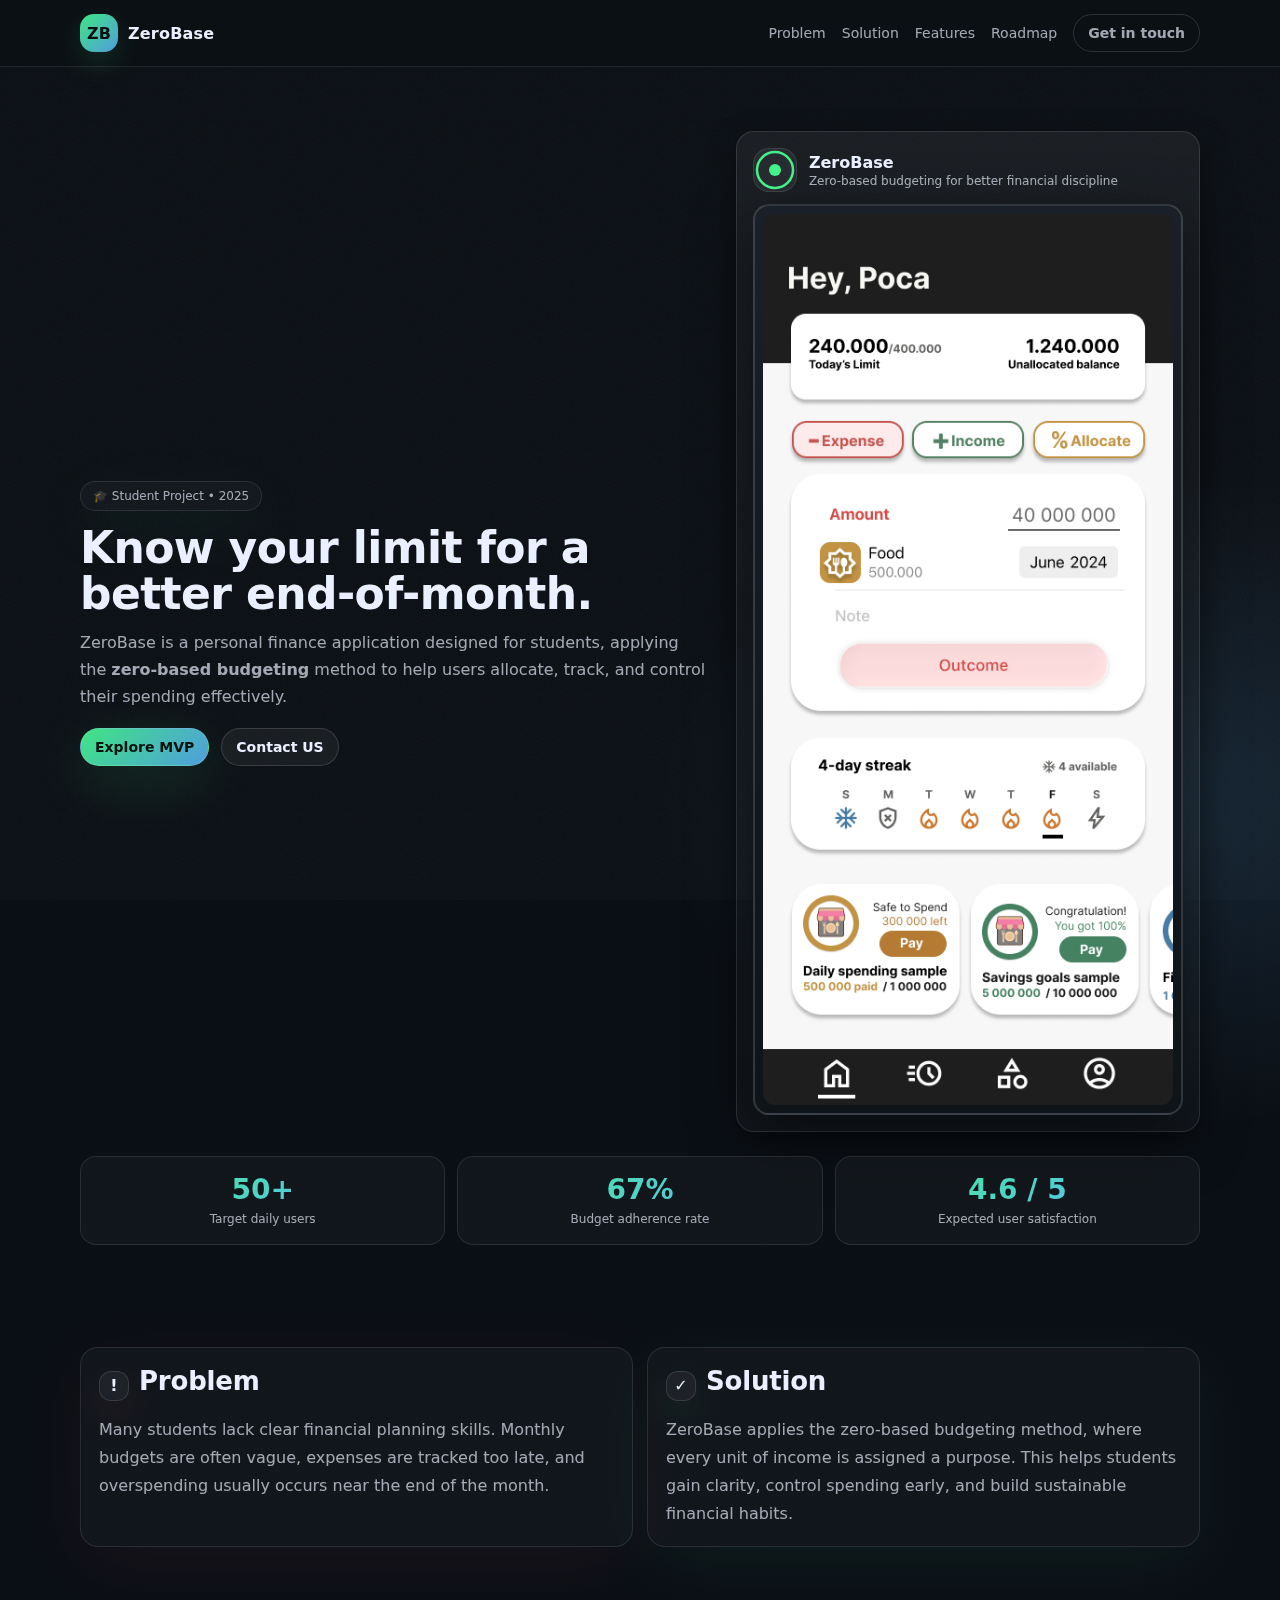
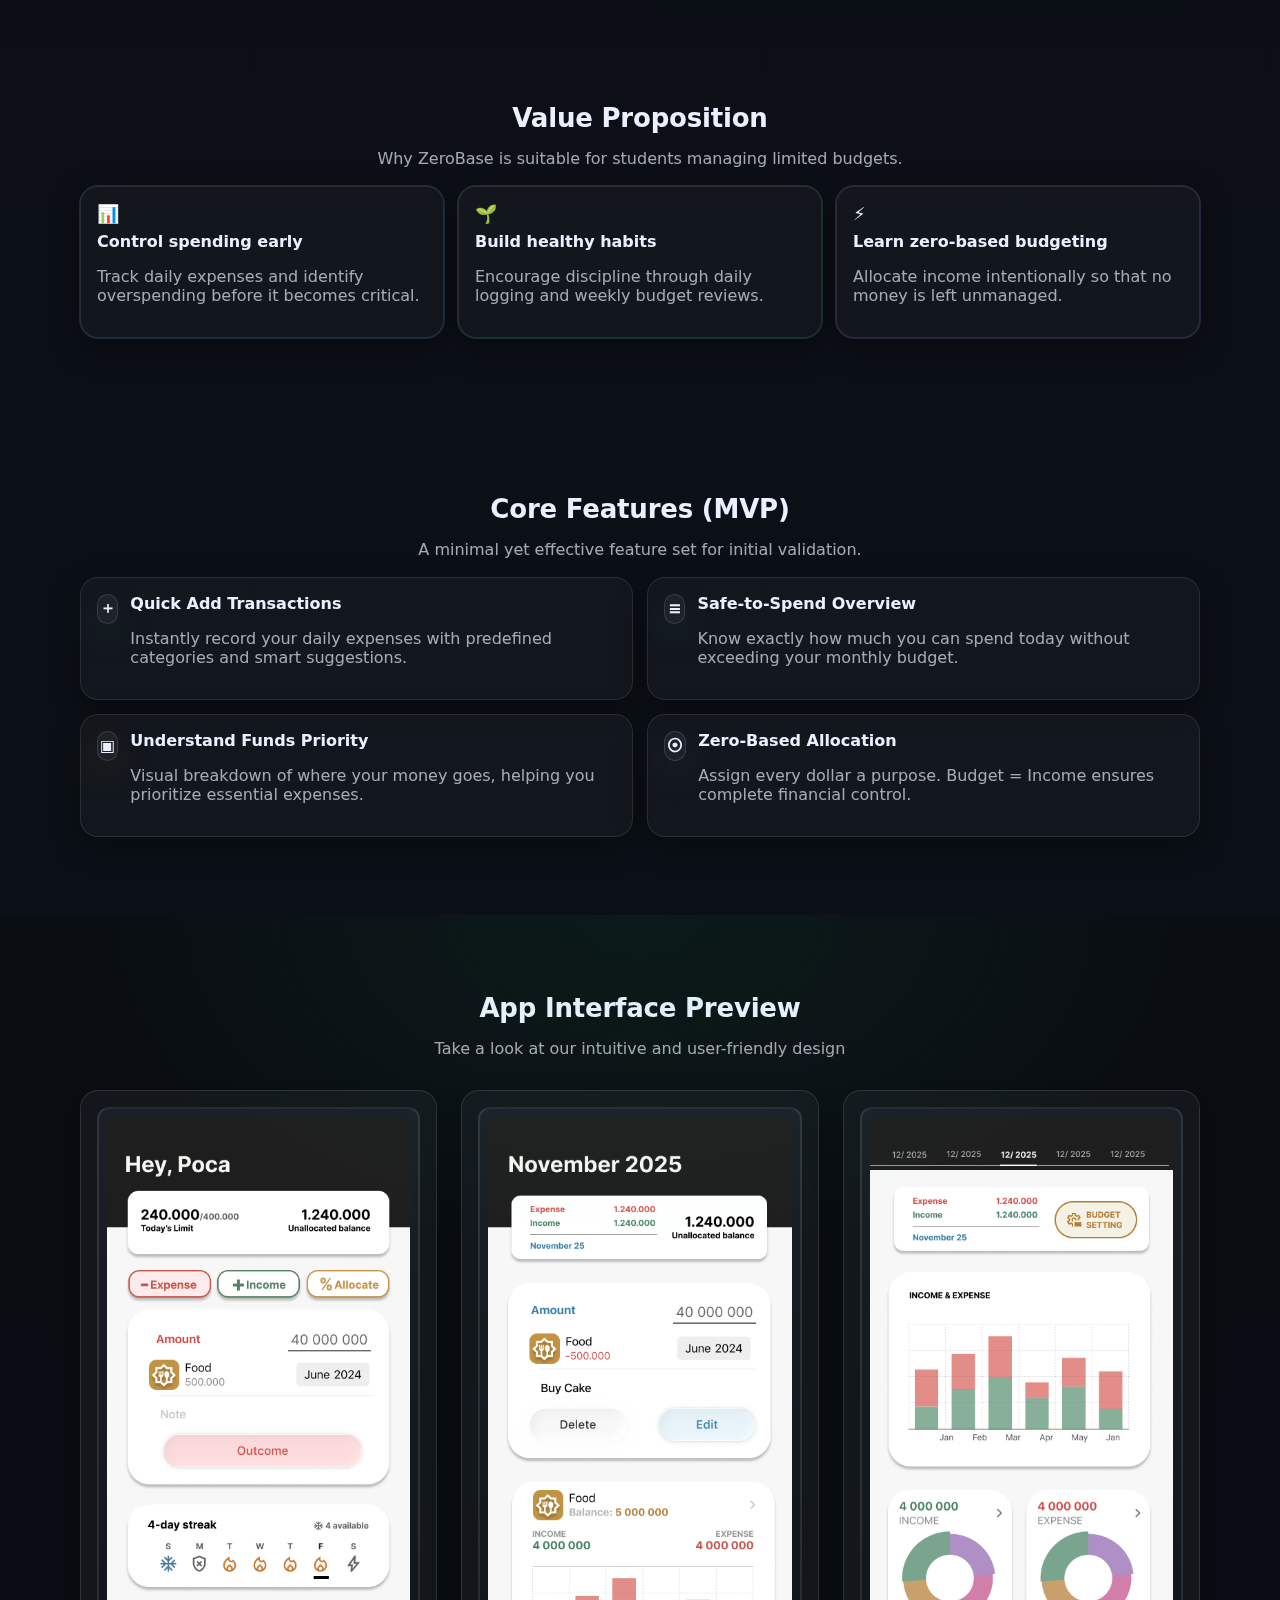
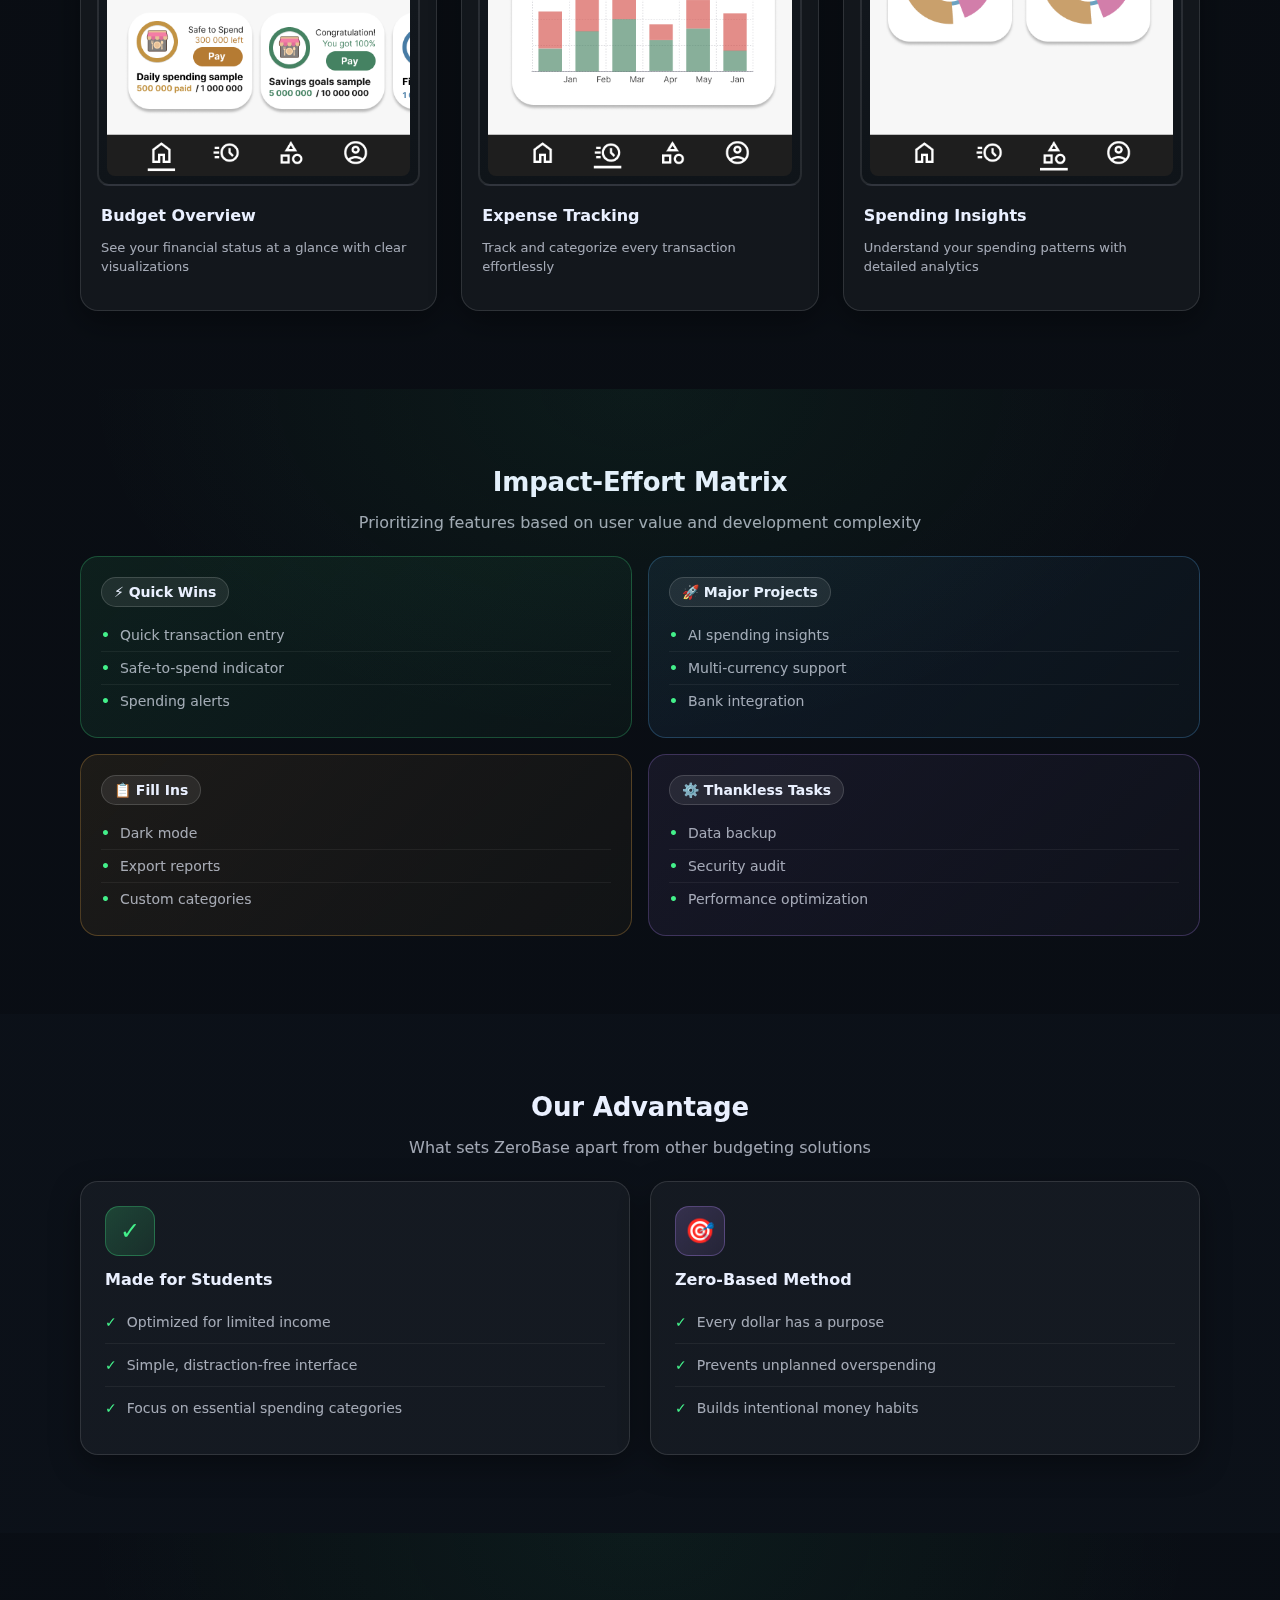
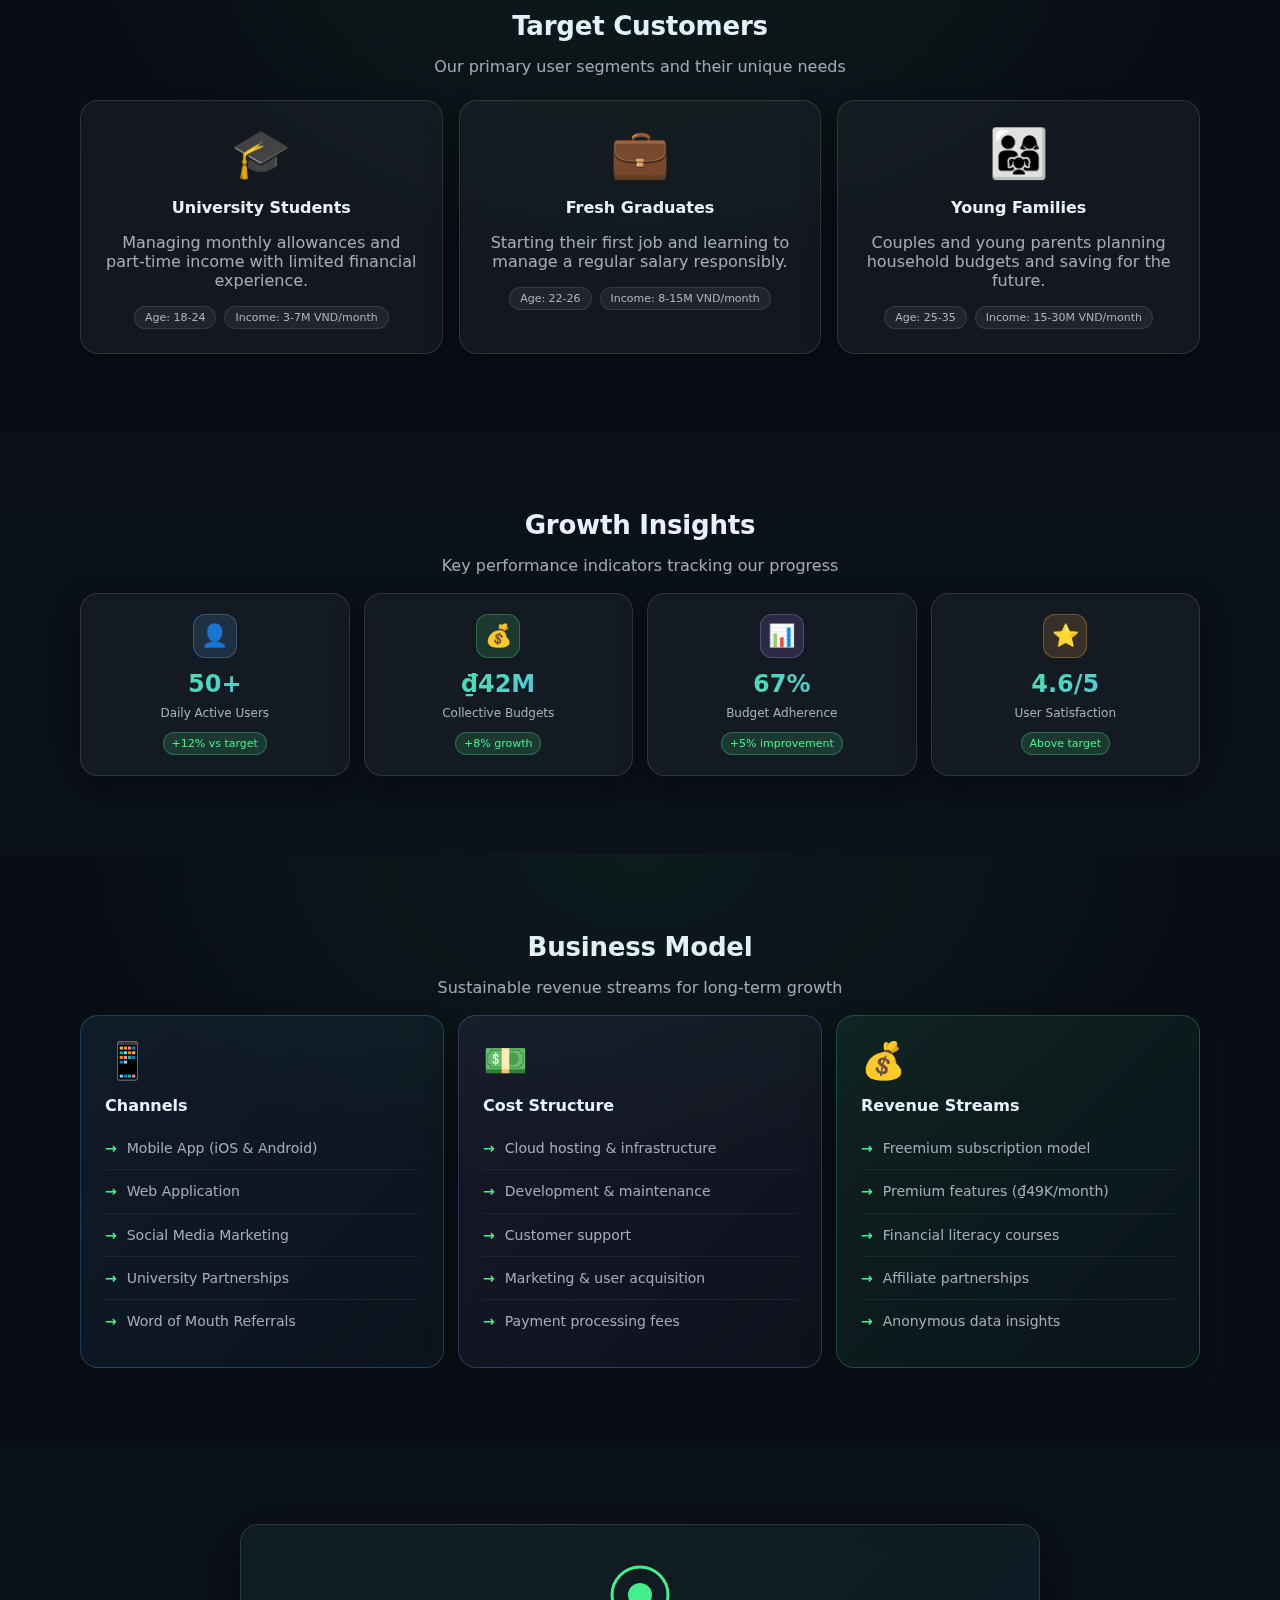
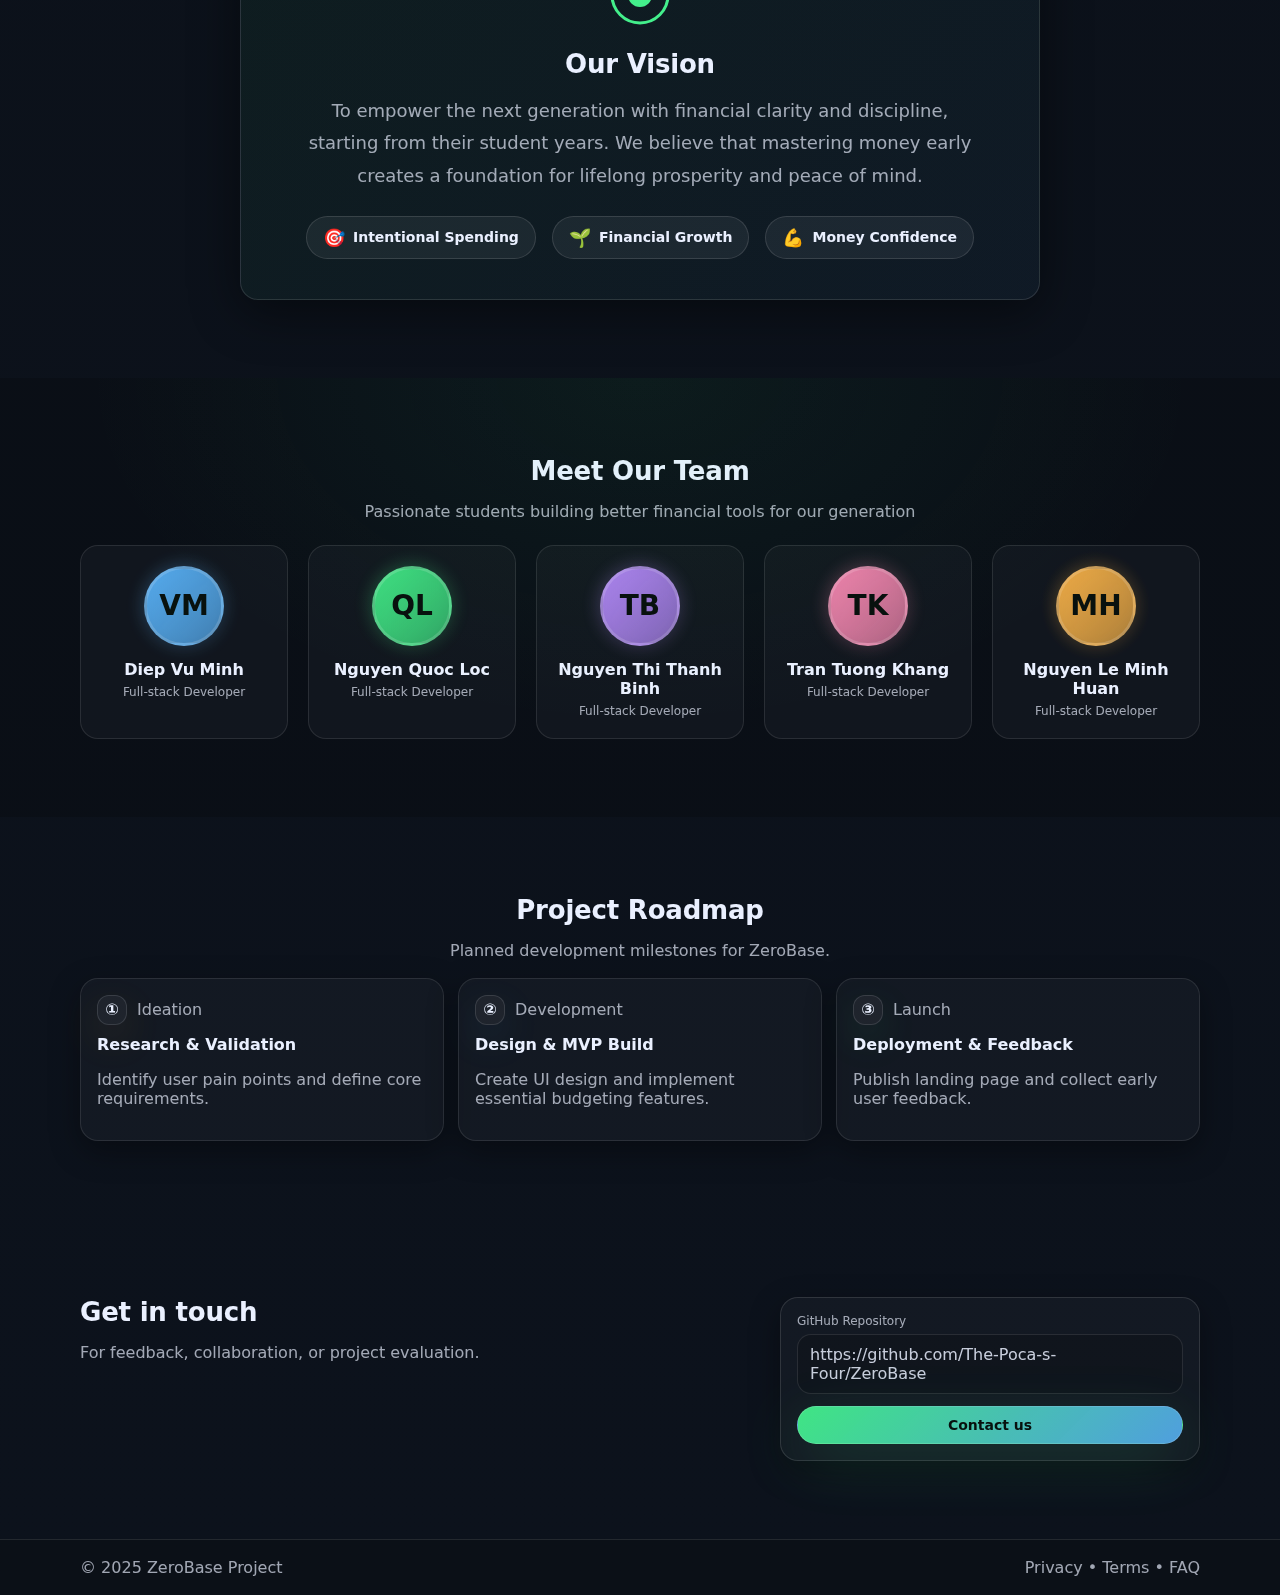
<file: index.html>
<!doctype html>
<html lang="vi">
<head>
  <meta charset="UTF-8" />
  <meta name="viewport" content="width=device-width, initial-scale=1.0" />
  <title>ZeroBase — Zero-Based Budgeting for Students</title>
  <meta name="description" content="ZeroBase helps students control spending using a simple zero-based budgeting approach." />
  <link rel="stylesheet" href="styles.css" />
</head>
<body>
  <div class="bg-noise"></div>

  <!-- Navigation -->
  <header class="nav">
    <div class="container nav__wrap">
      <div class="brand">
        <div class="brand__mark">ZB</div>
        <div class="brand__name">ZeroBase</div>
      </div>
      <nav class="nav__links">
        <a href="#problem">Problem</a>
        <a href="#solution">Solution</a>
        <a href="#features">Features</a>
        <a href="#roadmap">Roadmap</a>
        <a href="#contact" class="btn btn--ghost">Get in touch</a>
      </nav>
    </div>
  </header>

  <!-- Hero -->
  <section class="hero">
    <div class="container hero__grid">
      <div>
        <span class="pill pill--green">🎓 Student Project • 2025</span>
        <h1 class="h1">Know your limit for a better end-of-month.</h1>
        <p class="lead">
          ZeroBase is a personal finance application designed for students,
          applying the <strong>zero-based budgeting</strong> method to help users
          allocate, track, and control their spending effectively.
        </p>

        <div class="cta">
          <a class="btn btn--primary" href="#features">Explore MVP</a>
          <a class="btn btn--secondary" href="#contact">Contact US</a>
        </div>
      </div>

      <!-- Hero Card with App Preview -->
      <div class="heroCard">
        <div class="heroCard__top">
          <div class="heroCard__logo">
            <svg width="40" height="40" viewBox="0 0 40 40" fill="none">
              <circle cx="20" cy="20" r="18" stroke="currentColor" stroke-width="2.5"/>
              <circle cx="20" cy="20" r="6" fill="currentColor"/>
            </svg>
          </div>
          <div class="heroCard__title">
            <div class="heroCard__name">ZeroBase</div>
            <div class="heroCard__sub">
              Zero-based budgeting for better financial discipline
            </div>
          </div>
        </div>
        
        <!-- App Screenshot Preview -->
        <div class="app-preview">
          <img src="image/Homepage.png" alt="ZeroBase App Homepage" class="preview-img" />
        </div>
      </div>
    </div>
    
    <!-- Metrics moved below hero -->
    <div class="container">
      <div class="metrics">
        <div class="metric">
          <div class="metric__kpi">50+</div>
          <div class="metric__label">Target daily users</div>
        </div>
        <div class="metric">
          <div class="metric__kpi">67%</div>
          <div class="metric__label">Budget adherence rate</div>
        </div>
        <div class="metric">
          <div class="metric__kpi">4.6 / 5</div>
          <div class="metric__label">Expected user satisfaction</div>
        </div>
      </div>
    </div>
  </section>

  <!-- Problem & Solution -->
  <section class="section" id="problem">
    <div class="container split">
      <div class="panel panel--red">
        <div class="panel__head">
          <span class="iconBadge iconBadge--red">!</span>
          <h2 class="h2">Problem</h2>
        </div>
        <p class="text">
          Many students lack clear financial planning skills. Monthly budgets are often
          vague, expenses are tracked too late, and overspending usually occurs near
          the end of the month.
        </p>
      </div>

      <div class="panel panel--green" id="solution">
        <div class="panel__head">
          <span class="iconBadge iconBadge--green">✓</span>
          <h2 class="h2">Solution</h2>
        </div>
        <p class="text">
          ZeroBase applies the zero-based budgeting method, where every unit of income
          is assigned a purpose. This helps students gain clarity, control spending early,
          and build sustainable financial habits.
        </p>
      </div>
    </div>
  </section>

  <!-- Value Proposition -->
  <section class="section">
    <div class="container">
      <div class="sectionHead">
        <h2 class="h2 center">Value Proposition</h2>
        <p class="muted center">
          Why ZeroBase is suitable for students managing limited budgets.
        </p>
      </div>

      <div class="grid3">
        <div class="card card--blue">
          <span class="card__icon">📊</span>
          <h3 class="h3">Control spending early</h3>
          <p class="muted">
            Track daily expenses and identify overspending before it becomes critical.
          </p>
        </div>

        <div class="card card--green">
          <span class="card__icon">🌱</span>
          <h3 class="h3">Build healthy habits</h3>
          <p class="muted">
            Encourage discipline through daily logging and weekly budget reviews.
          </p>
        </div>

        <div class="card card--purple">
          <span class="card__icon">⚡</span>
          <h3 class="h3">Learn zero-based budgeting</h3>
          <p class="muted">
            Allocate income intentionally so that no money is left unmanaged.
          </p>
        </div>
      </div>
    </div>
  </section>

  <!-- Core Features -->
  <section class="section" id="features">
    <div class="container">
      <div class="sectionHead">
        <h2 class="h2 center">Core Features (MVP)</h2>
        <p class="muted center">
          A minimal yet effective feature set for initial validation.
        </p>
      </div>

      <div class="grid2">
        <div class="feature">
          <span class="iconBadge iconBadge--green">＋</span>
          <div>
            <h3 class="h3">Quick Add Transactions</h3>
            <p class="muted">
              Instantly record your daily expenses with predefined categories and smart suggestions.
            </p>
          </div>
        </div>

        <div class="feature">
          <span class="iconBadge iconBadge--blue">≡</span>
          <div>
            <h3 class="h3">Safe-to-Spend Overview</h3>
            <p class="muted">
              Know exactly how much you can spend today without exceeding your monthly budget.
            </p>
          </div>
        </div>

        <div class="feature">
          <span class="iconBadge iconBadge--orange">▣</span>
          <div>
            <h3 class="h3">Understand Funds Priority</h3>
            <p class="muted">
              Visual breakdown of where your money goes, helping you prioritize essential expenses.
            </p>
          </div>
        </div>

        <div class="feature">
          <span class="iconBadge iconBadge--purple">⦿</span>
          <div>
            <h3 class="h3">Zero-Based Allocation</h3>
            <p class="muted">
              Assign every dollar a purpose. Budget = Income ensures complete financial control.
            </p>
          </div>
        </div>
      </div>
    </div>
  </section>

  <!-- App Screenshots Gallery -->
  <section class="section bg-dark">
    <div class="container">
      <div class="sectionHead">
        <h2 class="h2 center">App Interface Preview</h2>
        <p class="muted center">
          Take a look at our intuitive and user-friendly design
        </p>
      </div>

      <div class="screenshots-gallery">
        <div class="screenshot-card">
          <div class="screenshot-wrapper">
            <img src="image/Homepage.png" alt="ZeroBase Homepage - Budget Overview" />
          </div>
          <div class="screenshot-info">
            <h3 class="h3">Budget Overview</h3>
            <p class="muted">See your financial status at a glance with clear visualizations</p>
          </div>
        </div>

        <div class="screenshot-card">
          <div class="screenshot-wrapper">
            <img src="image/Homepage (1).png" alt="ZeroBase Transactions - Expense Tracking" />
          </div>
          <div class="screenshot-info">
            <h3 class="h3">Expense Tracking</h3>
            <p class="muted">Track and categorize every transaction effortlessly</p>
          </div>
        </div>

        <div class="screenshot-card">
          <div class="screenshot-wrapper">
            <img src="image/Homepage (2).png" alt="ZeroBase Analytics - Spending Insights" />
          </div>
          <div class="screenshot-info">
            <h3 class="h3">Spending Insights</h3>
            <p class="muted">Understand your spending patterns with detailed analytics</p>
          </div>
        </div>
      </div>
    </div>
  </section>

  <!-- Impact-Effort Matrix -->
  <section class="section bg-dark">
    <div class="container">
      <div class="sectionHead">
        <h2 class="h2 center">Impact-Effort Matrix</h2>
        <p class="muted center">
          Prioritizing features based on user value and development complexity
        </p>
      </div>

      <div class="matrix-grid">
        <div class="matrix-item quick-wins">
          <div class="matrix-badge">⚡ Quick Wins</div>
          <ul class="matrix-list">
            <li>Quick transaction entry</li>
            <li>Safe-to-spend indicator</li>
            <li>Spending alerts</li>
          </ul>
        </div>

        <div class="matrix-item major-projects">
          <div class="matrix-badge">🚀 Major Projects</div>
          <ul class="matrix-list">
            <li>AI spending insights</li>
            <li>Multi-currency support</li>
            <li>Bank integration</li>
          </ul>
        </div>

        <div class="matrix-item fill-ins">
          <div class="matrix-badge">📋 Fill Ins</div>
          <ul class="matrix-list">
            <li>Dark mode</li>
            <li>Export reports</li>
            <li>Custom categories</li>
          </ul>
        </div>

        <div class="matrix-item thankless-tasks">
          <div class="matrix-badge">⚙️ Thankless Tasks</div>
          <ul class="matrix-list">
            <li>Data backup</li>
            <li>Security audit</li>
            <li>Performance optimization</li>
          </ul>
        </div>
      </div>
    </div>
  </section>

  <!-- Our Advantage -->
  <section class="section">
    <div class="container">
      <div class="sectionHead">
        <h2 class="h2 center">Our Advantage</h2>
        <p class="muted center">
          What sets ZeroBase apart from other budgeting solutions
        </p>
      </div>

      <div class="advantage-grid">
        <div class="advantage-card">
          <div class="advantage-icon green">✓</div>
          <h3 class="h3">Made for Students</h3>
          <ul class="advantage-list">
            <li>Optimized for limited income</li>
            <li>Simple, distraction-free interface</li>
            <li>Focus on essential spending categories</li>
          </ul>
        </div>

        <div class="advantage-card">
          <div class="advantage-icon purple">🎯</div>
          <h3 class="h3">Zero-Based Method</h3>
          <ul class="advantage-list">
            <li>Every dollar has a purpose</li>
            <li>Prevents unplanned overspending</li>
            <li>Builds intentional money habits</li>
          </ul>
        </div>
      </div>
    </div>
  </section>

  <!-- Target Customers -->
  <section class="section bg-dark">
    <div class="container">
      <div class="sectionHead">
        <h2 class="h2 center">Target Customers</h2>
        <p class="muted center">
          Our primary user segments and their unique needs
        </p>
      </div>

      <div class="customer-grid">
        <div class="customer-card">
          <div class="customer-icon">🎓</div>
          <h3 class="h3">University Students</h3>
          <p class="muted">Managing monthly allowances and part-time income with limited financial experience.</p>
          <div class="customer-stats">
            <div class="stat-pill">Age: 18-24</div>
            <div class="stat-pill">Income: 3-7M VND/month</div>
          </div>
        </div>

        <div class="customer-card">
          <div class="customer-icon">💼</div>
          <h3 class="h3">Fresh Graduates</h3>
          <p class="muted">Starting their first job and learning to manage a regular salary responsibly.</p>
          <div class="customer-stats">
            <div class="stat-pill">Age: 22-26</div>
            <div class="stat-pill">Income: 8-15M VND/month</div>
          </div>
        </div>

        <div class="customer-card">
          <div class="customer-icon">👨‍👩‍👧</div>
          <h3 class="h3">Young Families</h3>
          <p class="muted">Couples and young parents planning household budgets and saving for the future.</p>
          <div class="customer-stats">
            <div class="stat-pill">Age: 25-35</div>
            <div class="stat-pill">Income: 15-30M VND/month</div>
          </div>
        </div>
      </div>
    </div>
  </section>

  <!-- Growth Insights -->
  <section class="section">
    <div class="container">
      <div class="sectionHead">
        <h2 class="h2 center">Growth Insights</h2>
        <p class="muted center">Key performance indicators tracking our progress</p>
      </div>

      <div class="grid4">
        <div class="kpi-card">
          <div class="kpi-icon blue">👤</div>
          <div class="kpi-value">50+</div>
          <div class="kpi-label">Daily Active Users</div>
          <div class="kpi-trend positive">+12% vs target</div>
        </div>

        <div class="kpi-card">
          <div class="kpi-icon green">💰</div>
          <div class="kpi-value">₫42M</div>
          <div class="kpi-label">Collective Budgets</div>
          <div class="kpi-trend positive">+8% growth</div>
        </div>

        <div class="kpi-card">
          <div class="kpi-icon purple">📊</div>
          <div class="kpi-value">67%</div>
          <div class="kpi-label">Budget Adherence</div>
          <div class="kpi-trend positive">+5% improvement</div>
        </div>

        <div class="kpi-card">
          <div class="kpi-icon orange">⭐</div>
          <div class="kpi-value">4.6/5</div>
          <div class="kpi-label">User Satisfaction</div>
          <div class="kpi-trend positive">Above target</div>
        </div>
      </div>
    </div>
  </section>

  <!-- Business Model -->
  <section class="section bg-dark">
    <div class="container">
      <div class="sectionHead">
        <h2 class="h2 center">Business Model</h2>
        <p class="muted center">Sustainable revenue streams for long-term growth</p>
      </div>

      <div class="grid3">
        <div class="biz-card blue-card">
          <div class="biz-icon">📱</div>
          <h3 class="h3">Channels</h3>
          <ul class="biz-list">
            <li>Mobile App (iOS & Android)</li>
            <li>Web Application</li>
            <li>Social Media Marketing</li>
            <li>University Partnerships</li>
            <li>Word of Mouth Referrals</li>
          </ul>
        </div>

        <div class="biz-card purple-card">
          <div class="biz-icon">💵</div>
          <h3 class="h3">Cost Structure</h3>
          <ul class="biz-list">
            <li>Cloud hosting & infrastructure</li>
            <li>Development & maintenance</li>
            <li>Customer support</li>
            <li>Marketing & user acquisition</li>
            <li>Payment processing fees</li>
          </ul>
        </div>

        <div class="biz-card green-card">
          <div class="biz-icon">💰</div>
          <h3 class="h3">Revenue Streams</h3>
          <ul class="biz-list">
            <li>Freemium subscription model</li>
            <li>Premium features (₫49K/month)</li>
            <li>Financial literacy courses</li>
            <li>Affiliate partnerships</li>
            <li>Anonymous data insights</li>
          </ul>
        </div>
      </div>
    </div>
  </section>

  <!-- Our Vision -->
  <section class="section">
    <div class="container">
      <div class="vision-box">
        <div class="vision-icon">
          <svg width="60" height="60" viewBox="0 0 60 60" fill="none">
            <circle cx="30" cy="30" r="28" stroke="url(#grad1)" stroke-width="3"/>
            <circle cx="30" cy="30" r="12" fill="url(#grad1)"/>
            <defs>
              <linearGradient id="grad1" x1="0" y1="0" x2="60" y2="60">
                <stop offset="0%" stop-color="#43f08a"/>
                <stop offset="100%" stop-color="#5bb7ff"/>
              </linearGradient>
            </defs>
          </svg>
        </div>
        <h2 class="h2 center">Our Vision</h2>
        <p class="vision-text">
          To empower the next generation with financial clarity and discipline, 
          starting from their student years. We believe that mastering money early 
          creates a foundation for lifelong prosperity and peace of mind.
        </p>
        <div class="vision-values">
          <div class="value-item">
            <span class="value-icon">🎯</span>
            <span>Intentional Spending</span>
          </div>
          <div class="value-item">
            <span class="value-icon">🌱</span>
            <span>Financial Growth</span>
          </div>
          <div class="value-item">
            <span class="value-icon">💪</span>
            <span>Money Confidence</span>
          </div>
        </div>
      </div>
    </div>
  </section>

  <!-- Meet Our Team -->
  <section class="section bg-dark">
    <div class="container">
      <div class="sectionHead">
        <h2 class="h2 center">Meet Our Team</h2>
        <p class="muted center">
          Passionate students building better financial tools for our generation
        </p>
      </div>

      <div class="team-grid">
        <div class="team-member">
          <div class="avatar blue-avatar">VM</div>
          <h3 class="h3">Diep Vu Minh</h3>
          <div class="role">Full-stack Developer</div>
        </div>

        <div class="team-member">
          <div class="avatar green-avatar">QL</div>
          <h3 class="h3">Nguyen Quoc Loc</h3>
          <div class="role">Full-stack Developer</div>
        </div>

        <div class="team-member">
          <div class="avatar purple-avatar">TB</div>
          <h3 class="h3">Nguyen Thi Thanh Binh</h3>
          <div class="role">Full-stack Developer</div>
        </div>

        <div class="team-member">
          <div class="avatar pink-avatar">TK</div>
          <h3 class="h3">Tran Tuong Khang</h3>
          <div class="role">Full-stack Developer</div>
        </div>

        <div class="team-member">
          <div class="avatar orange-avatar">MH</div>
          <h3 class="h3">Nguyen Le Minh Huan</h3>
          <div class="role">Full-stack Developer</div>
        </div>
      </div>
    </div>
  </section>

  <!-- Roadmap -->
  <section class="section" id="roadmap">
    <div class="container">
      <div class="sectionHead">
        <h2 class="h2 center">Project Roadmap</h2>
        <p class="muted center">
          Planned development milestones for ZeroBase.
        </p>
      </div>

      <div class="grid3">
        <div class="step">
          <div class="step__top">
            <span class="iconBadge iconBadge--orange">①</span>
            <span class="muted">Ideation</span>
          </div>
          <h3 class="h3">Research & Validation</h3>
          <p class="muted">
            Identify user pain points and define core requirements.
          </p>
        </div>

        <div class="step">
          <div class="step__top">
            <span class="iconBadge iconBadge--blue">②</span>
            <span class="muted">Development</span>
          </div>
          <h3 class="h3">Design & MVP Build</h3>
          <p class="muted">
            Create UI design and implement essential budgeting features.
          </p>
        </div>

        <div class="step">
          <div class="step__top">
            <span class="iconBadge iconBadge--green">③</span>
            <span class="muted">Launch</span>
          </div>
          <h3 class="h3">Deployment & Feedback</h3>
          <p class="muted">
            Publish landing page and collect early user feedback.
          </p>
        </div>
      </div>
    </div>
  </section>

  <!-- Contact -->
  <section class="section" id="contact">
    <div class="container contact">
      <div>
        <h2 class="h2">Get in touch</h2>
        <p class="muted">
          For feedback, collaboration, or project evaluation.
        </p>
      </div>

      <div class="contact__box">
        <div class="field">
          <label>GitHub Repository</label>
          <div class="fakeInput">
            https://github.com/The-Poca-s-Four/ZeroBase
          </div>
        </div>
        <a class="btn btn--primary full" href="#">
          Contact us
        </a>
      </div>
    </div>
  </section>

  <footer class="footer">
    <div class="container footer__wrap">
      <span class="muted">© 2025 ZeroBase Project</span>
      <span class="muted">Privacy • Terms • FAQ</span>
    </div>
  </footer>
</body>
</html>
</file>
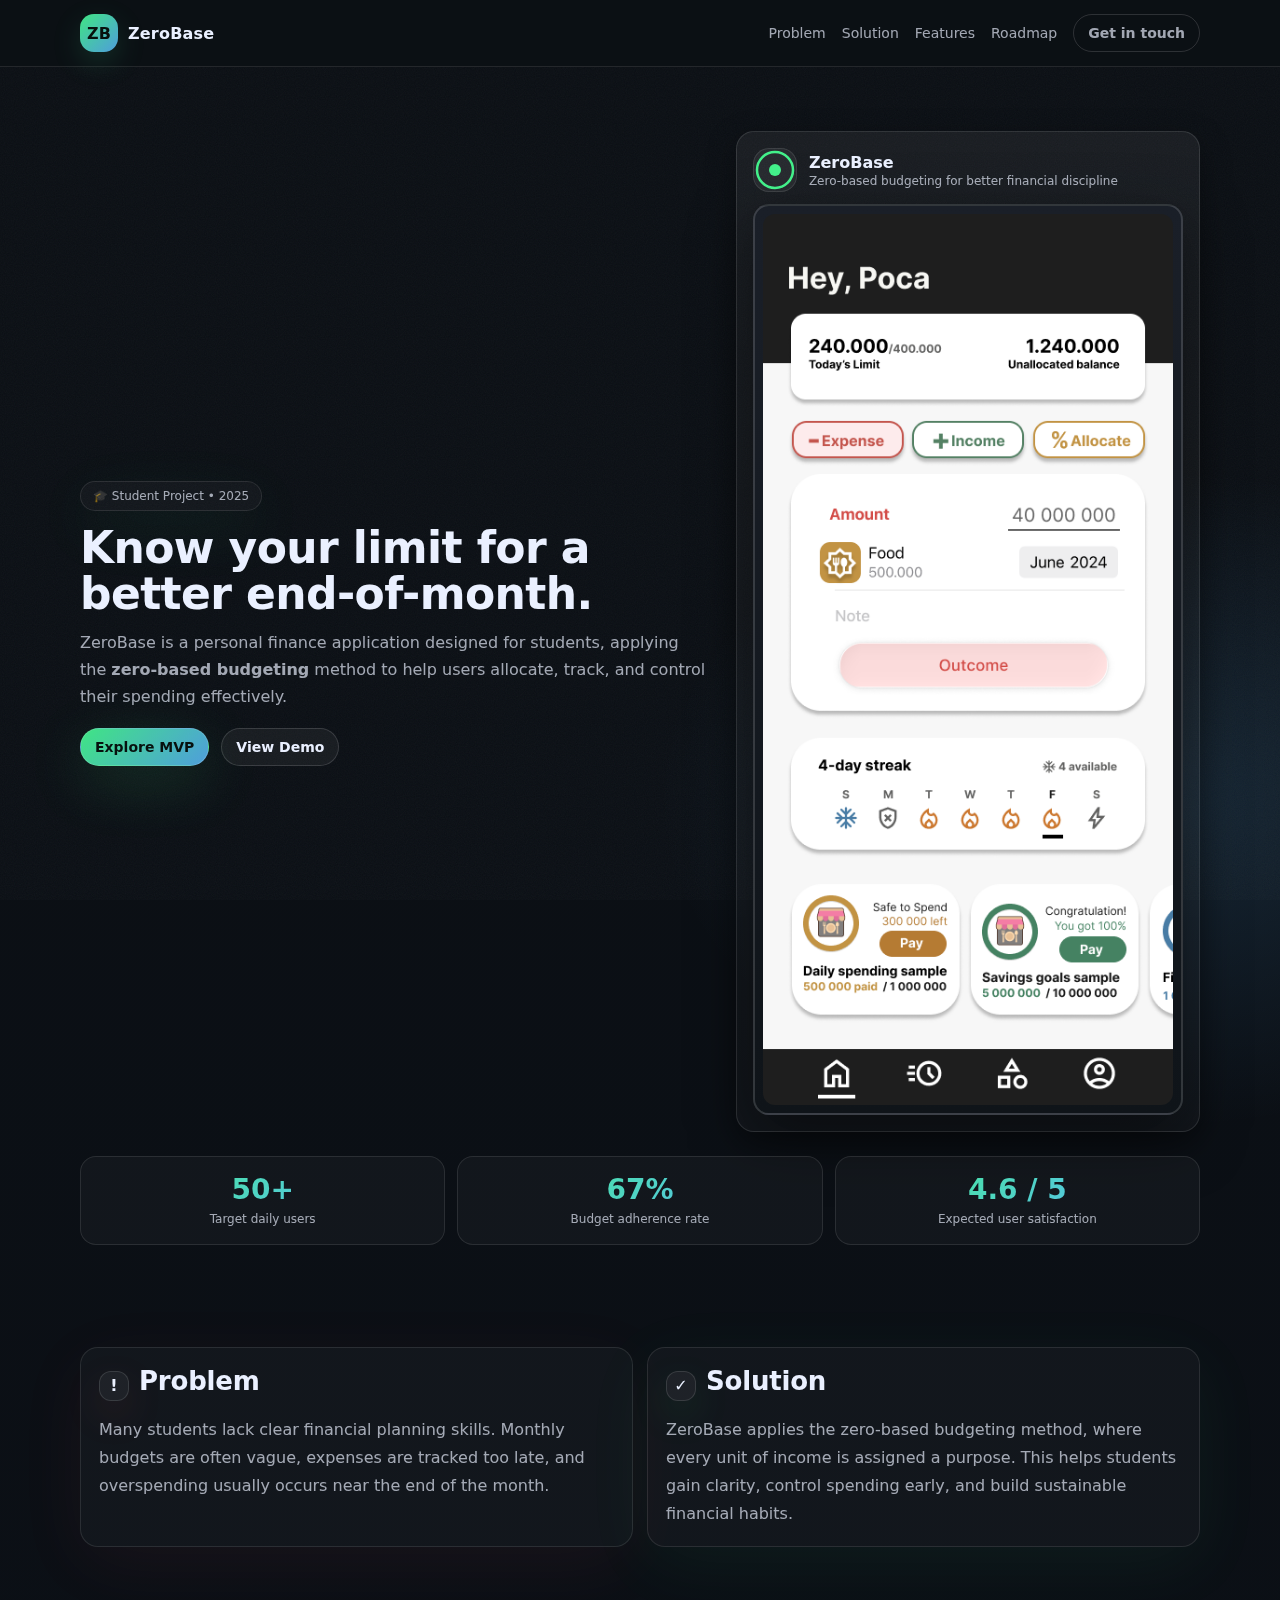
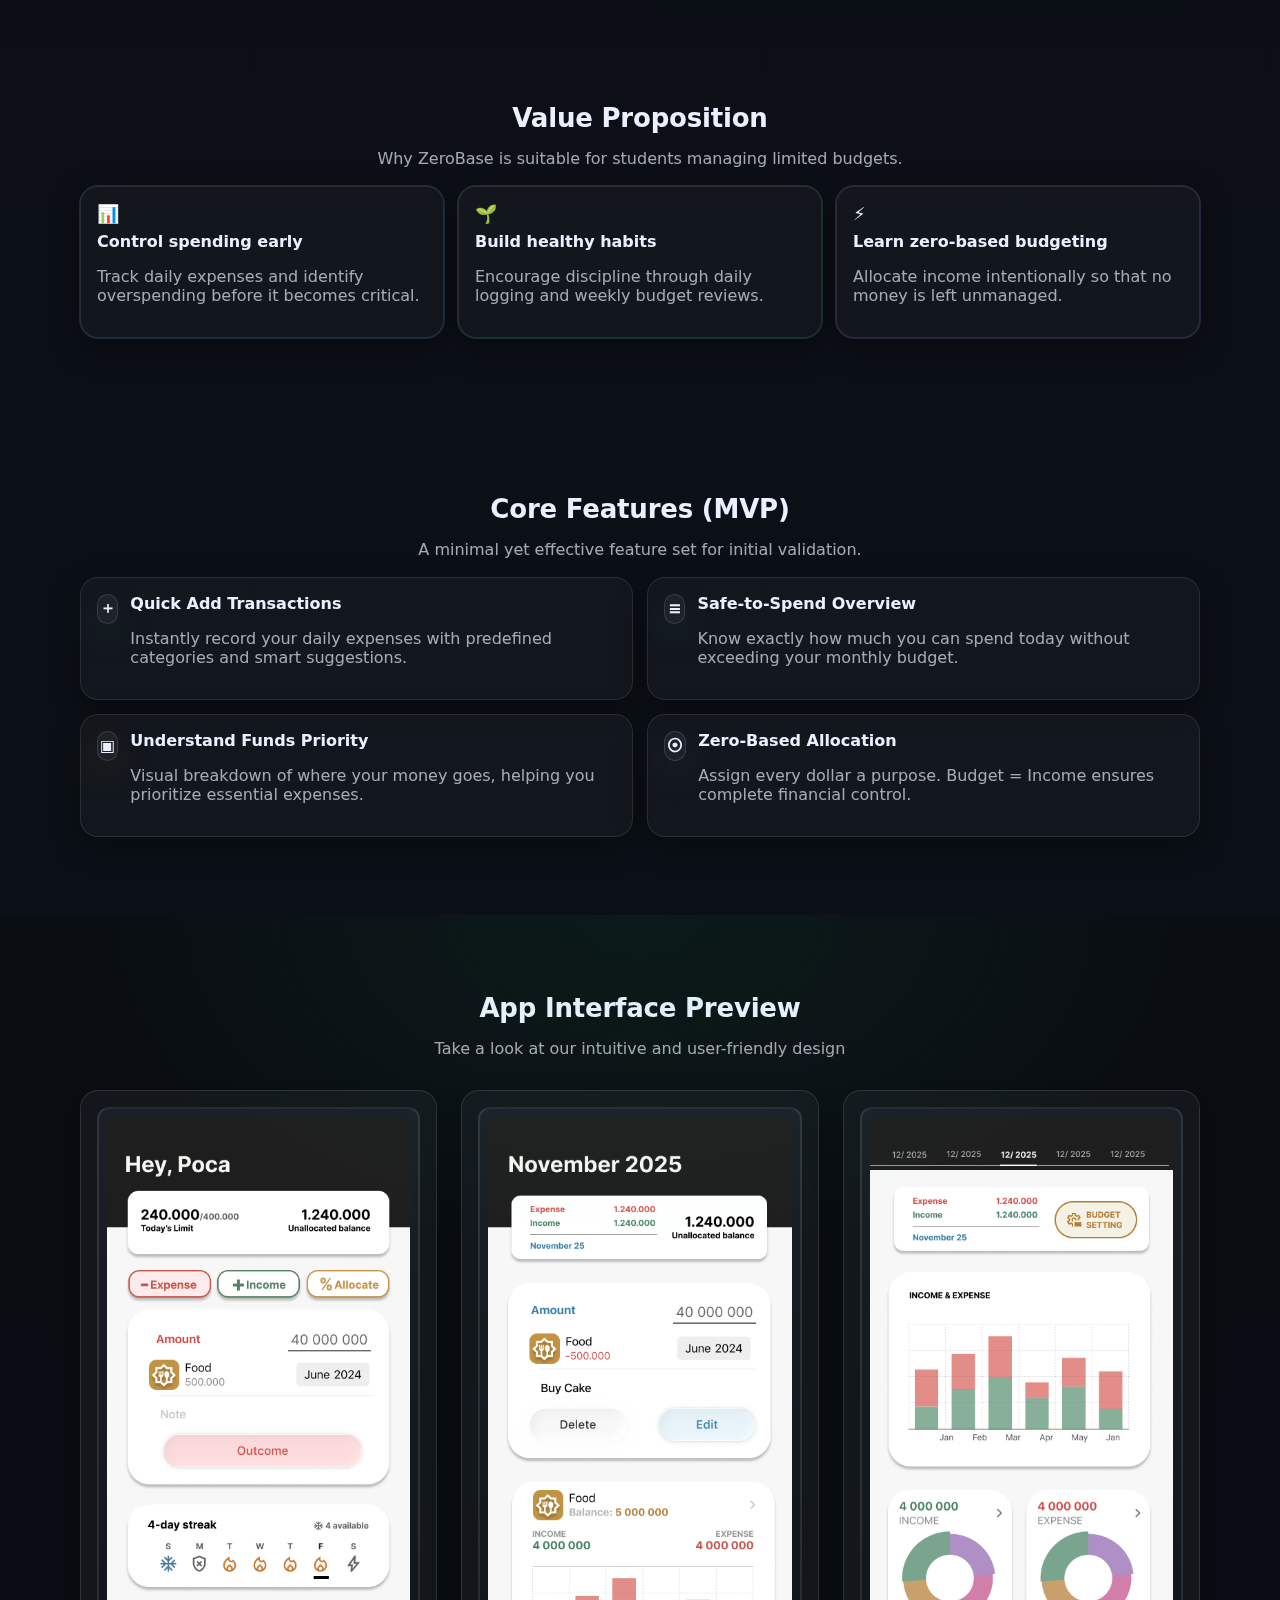
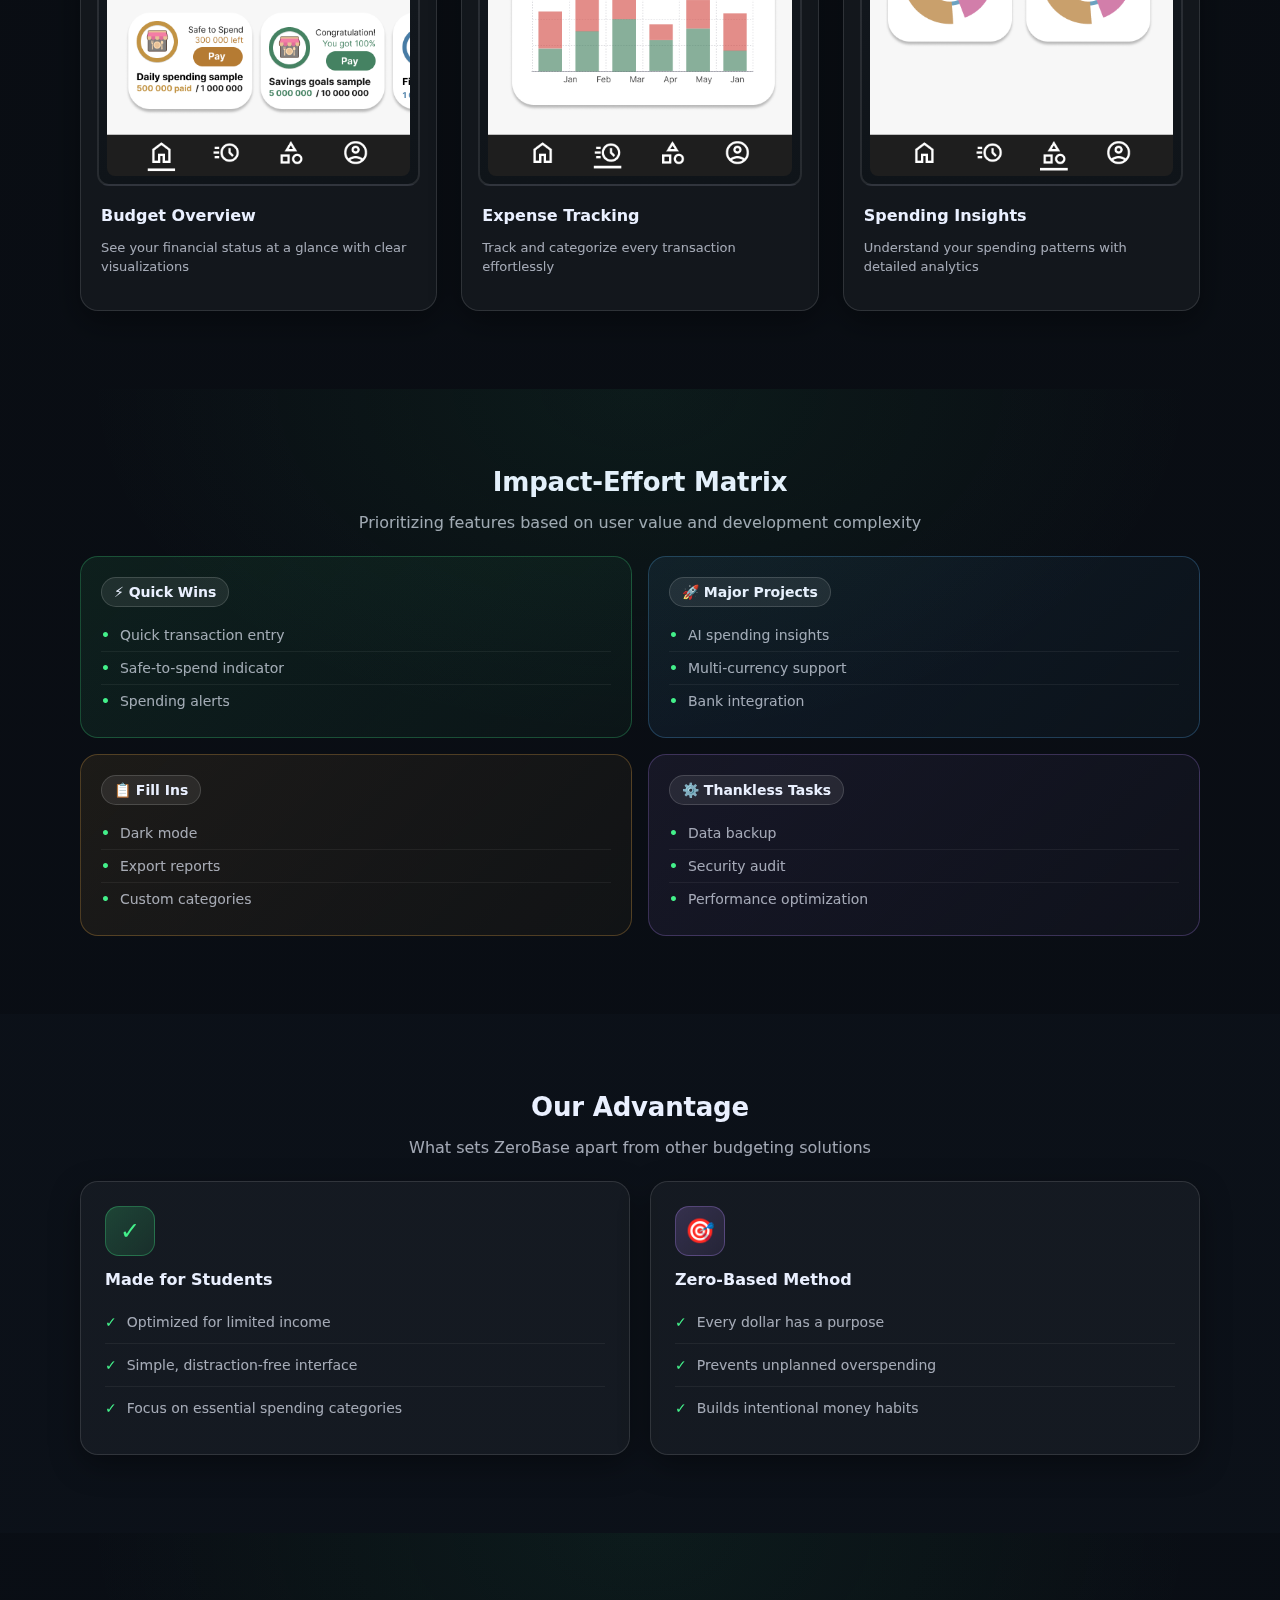
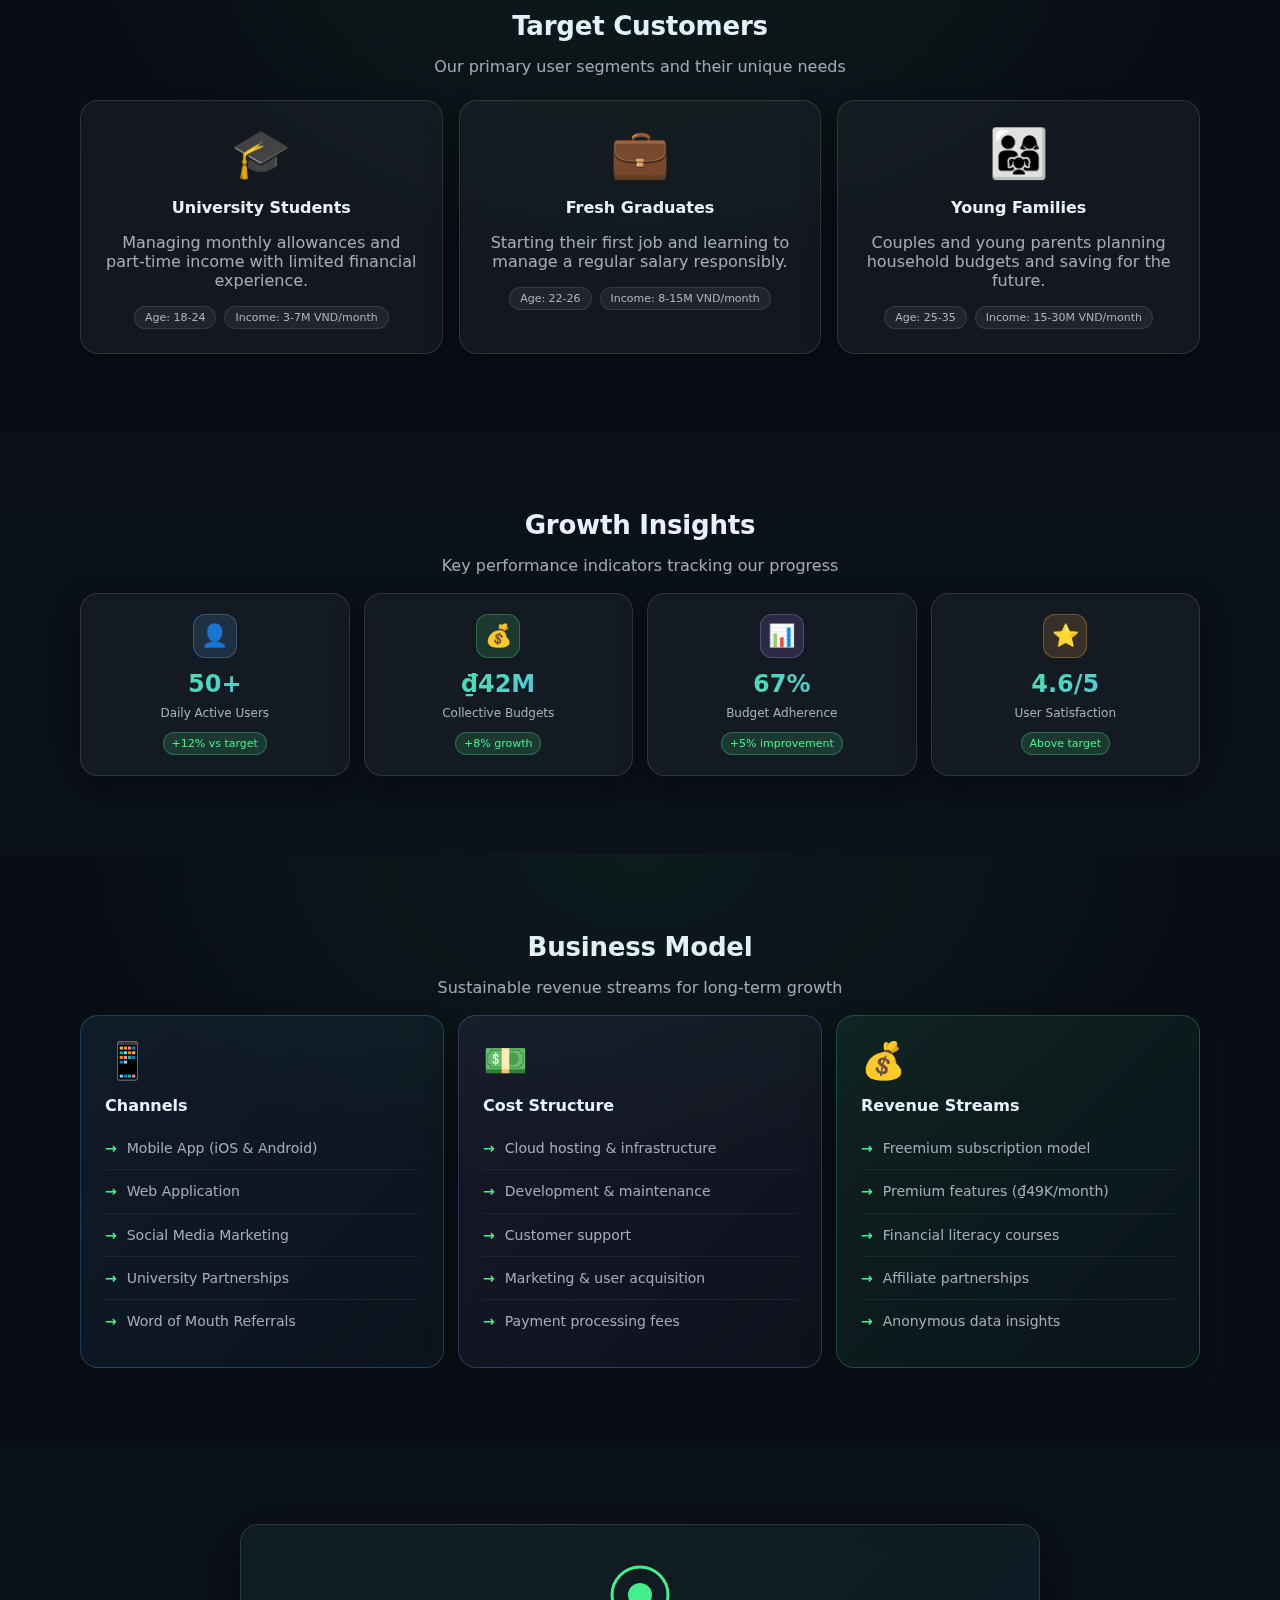
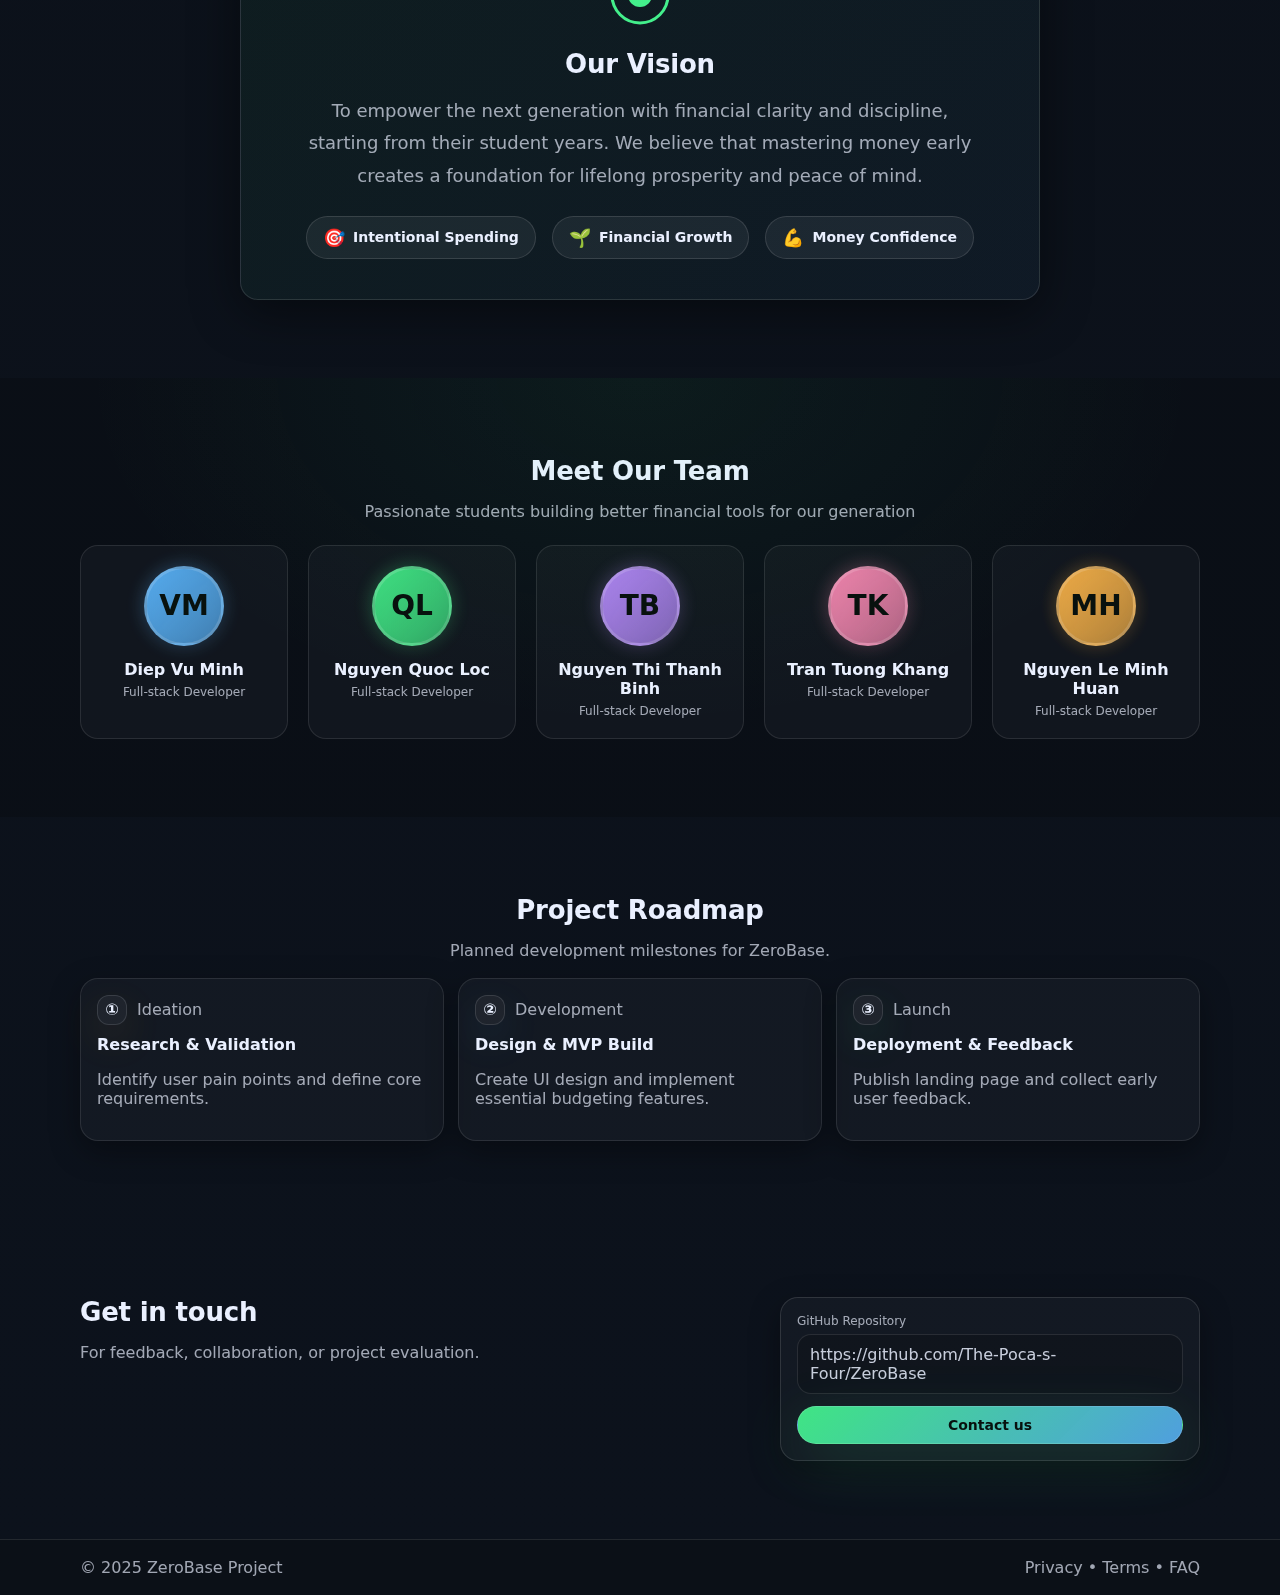
<file: root/index.html>
<!doctype html>
<html lang="vi">
<head>
  <meta charset="UTF-8" />
  <meta name="viewport" content="width=device-width, initial-scale=1.0" />
  <title>ZeroBase — Zero-Based Budgeting for Students</title>
  <meta name="description" content="ZeroBase helps students control spending using a simple zero-based budgeting approach." />
  <link rel="stylesheet" href="styles.css" />
</head>
<body>
  <div class="bg-noise"></div>

  <!-- Navigation -->
  <header class="nav">
    <div class="container nav__wrap">
      <div class="brand">
        <div class="brand__mark">ZB</div>
        <div class="brand__name">ZeroBase</div>
      </div>
      <nav class="nav__links">
        <a href="#problem">Problem</a>
        <a href="#solution">Solution</a>
        <a href="#features">Features</a>
        <a href="#roadmap">Roadmap</a>
        <a href="#contact" class="btn btn--ghost">Get in touch</a>
      </nav>
    </div>
  </header>

  <!-- Hero -->
  <section class="hero">
    <div class="container hero__grid">
      <div>
        <span class="pill pill--green">🎓 Student Project • 2025</span>
        <h1 class="h1">Know your limit for a better end-of-month.</h1>
        <p class="lead">
          ZeroBase is a personal finance application designed for students,
          applying the <strong>zero-based budgeting</strong> method to help users
          allocate, track, and control their spending effectively.
        </p>

        <div class="cta">
          <a class="btn btn--primary" href="#features">Explore MVP</a>
          <a class="btn btn--secondary" href="#contact">View Demo</a>
        </div>
      </div>

      <!-- Hero Card with App Preview -->
      <div class="heroCard">
        <div class="heroCard__top">
          <div class="heroCard__logo">
            <svg width="40" height="40" viewBox="0 0 40 40" fill="none">
              <circle cx="20" cy="20" r="18" stroke="currentColor" stroke-width="2.5"/>
              <circle cx="20" cy="20" r="6" fill="currentColor"/>
            </svg>
          </div>
          <div class="heroCard__title">
            <div class="heroCard__name">ZeroBase</div>
            <div class="heroCard__sub">
              Zero-based budgeting for better financial discipline
            </div>
          </div>
        </div>
        
        <!-- App Screenshot Preview -->
        <div class="app-preview">
          <img src="image/Homepage.png" alt="ZeroBase App Homepage" class="preview-img" />
        </div>
      </div>
    </div>
    
    <!-- Metrics moved below hero -->
    <div class="container">
      <div class="metrics">
        <div class="metric">
          <div class="metric__kpi">50+</div>
          <div class="metric__label">Target daily users</div>
        </div>
        <div class="metric">
          <div class="metric__kpi">67%</div>
          <div class="metric__label">Budget adherence rate</div>
        </div>
        <div class="metric">
          <div class="metric__kpi">4.6 / 5</div>
          <div class="metric__label">Expected user satisfaction</div>
        </div>
      </div>
    </div>
  </section>

  <!-- Problem & Solution -->
  <section class="section" id="problem">
    <div class="container split">
      <div class="panel panel--red">
        <div class="panel__head">
          <span class="iconBadge iconBadge--red">!</span>
          <h2 class="h2">Problem</h2>
        </div>
        <p class="text">
          Many students lack clear financial planning skills. Monthly budgets are often
          vague, expenses are tracked too late, and overspending usually occurs near
          the end of the month.
        </p>
      </div>

      <div class="panel panel--green" id="solution">
        <div class="panel__head">
          <span class="iconBadge iconBadge--green">✓</span>
          <h2 class="h2">Solution</h2>
        </div>
        <p class="text">
          ZeroBase applies the zero-based budgeting method, where every unit of income
          is assigned a purpose. This helps students gain clarity, control spending early,
          and build sustainable financial habits.
        </p>
      </div>
    </div>
  </section>

  <!-- Value Proposition -->
  <section class="section">
    <div class="container">
      <div class="sectionHead">
        <h2 class="h2 center">Value Proposition</h2>
        <p class="muted center">
          Why ZeroBase is suitable for students managing limited budgets.
        </p>
      </div>

      <div class="grid3">
        <div class="card card--blue">
          <span class="card__icon">📊</span>
          <h3 class="h3">Control spending early</h3>
          <p class="muted">
            Track daily expenses and identify overspending before it becomes critical.
          </p>
        </div>

        <div class="card card--green">
          <span class="card__icon">🌱</span>
          <h3 class="h3">Build healthy habits</h3>
          <p class="muted">
            Encourage discipline through daily logging and weekly budget reviews.
          </p>
        </div>

        <div class="card card--purple">
          <span class="card__icon">⚡</span>
          <h3 class="h3">Learn zero-based budgeting</h3>
          <p class="muted">
            Allocate income intentionally so that no money is left unmanaged.
          </p>
        </div>
      </div>
    </div>
  </section>

  <!-- Core Features -->
  <section class="section" id="features">
    <div class="container">
      <div class="sectionHead">
        <h2 class="h2 center">Core Features (MVP)</h2>
        <p class="muted center">
          A minimal yet effective feature set for initial validation.
        </p>
      </div>

      <div class="grid2">
        <div class="feature">
          <span class="iconBadge iconBadge--green">＋</span>
          <div>
            <h3 class="h3">Quick Add Transactions</h3>
            <p class="muted">
              Instantly record your daily expenses with predefined categories and smart suggestions.
            </p>
          </div>
        </div>

        <div class="feature">
          <span class="iconBadge iconBadge--blue">≡</span>
          <div>
            <h3 class="h3">Safe-to-Spend Overview</h3>
            <p class="muted">
              Know exactly how much you can spend today without exceeding your monthly budget.
            </p>
          </div>
        </div>

        <div class="feature">
          <span class="iconBadge iconBadge--orange">▣</span>
          <div>
            <h3 class="h3">Understand Funds Priority</h3>
            <p class="muted">
              Visual breakdown of where your money goes, helping you prioritize essential expenses.
            </p>
          </div>
        </div>

        <div class="feature">
          <span class="iconBadge iconBadge--purple">⦿</span>
          <div>
            <h3 class="h3">Zero-Based Allocation</h3>
            <p class="muted">
              Assign every dollar a purpose. Budget = Income ensures complete financial control.
            </p>
          </div>
        </div>
      </div>
    </div>
  </section>

  <!-- App Screenshots Gallery -->
  <section class="section bg-dark">
    <div class="container">
      <div class="sectionHead">
        <h2 class="h2 center">App Interface Preview</h2>
        <p class="muted center">
          Take a look at our intuitive and user-friendly design
        </p>
      </div>

      <div class="screenshots-gallery">
        <div class="screenshot-card">
          <div class="screenshot-wrapper">
            <img src="image/Homepage.png" alt="ZeroBase Homepage - Budget Overview" />
          </div>
          <div class="screenshot-info">
            <h3 class="h3">Budget Overview</h3>
            <p class="muted">See your financial status at a glance with clear visualizations</p>
          </div>
        </div>

        <div class="screenshot-card">
          <div class="screenshot-wrapper">
            <img src="image/Homepage (1).png" alt="ZeroBase Transactions - Expense Tracking" />
          </div>
          <div class="screenshot-info">
            <h3 class="h3">Expense Tracking</h3>
            <p class="muted">Track and categorize every transaction effortlessly</p>
          </div>
        </div>

        <div class="screenshot-card">
          <div class="screenshot-wrapper">
            <img src="image/Homepage (2).png" alt="ZeroBase Analytics - Spending Insights" />
          </div>
          <div class="screenshot-info">
            <h3 class="h3">Spending Insights</h3>
            <p class="muted">Understand your spending patterns with detailed analytics</p>
          </div>
        </div>
      </div>
    </div>
  </section>

  <!-- Impact-Effort Matrix -->
  <section class="section bg-dark">
    <div class="container">
      <div class="sectionHead">
        <h2 class="h2 center">Impact-Effort Matrix</h2>
        <p class="muted center">
          Prioritizing features based on user value and development complexity
        </p>
      </div>

      <div class="matrix-grid">
        <div class="matrix-item quick-wins">
          <div class="matrix-badge">⚡ Quick Wins</div>
          <ul class="matrix-list">
            <li>Quick transaction entry</li>
            <li>Safe-to-spend indicator</li>
            <li>Spending alerts</li>
          </ul>
        </div>

        <div class="matrix-item major-projects">
          <div class="matrix-badge">🚀 Major Projects</div>
          <ul class="matrix-list">
            <li>AI spending insights</li>
            <li>Multi-currency support</li>
            <li>Bank integration</li>
          </ul>
        </div>

        <div class="matrix-item fill-ins">
          <div class="matrix-badge">📋 Fill Ins</div>
          <ul class="matrix-list">
            <li>Dark mode</li>
            <li>Export reports</li>
            <li>Custom categories</li>
          </ul>
        </div>

        <div class="matrix-item thankless-tasks">
          <div class="matrix-badge">⚙️ Thankless Tasks</div>
          <ul class="matrix-list">
            <li>Data backup</li>
            <li>Security audit</li>
            <li>Performance optimization</li>
          </ul>
        </div>
      </div>
    </div>
  </section>

  <!-- Our Advantage -->
  <section class="section">
    <div class="container">
      <div class="sectionHead">
        <h2 class="h2 center">Our Advantage</h2>
        <p class="muted center">
          What sets ZeroBase apart from other budgeting solutions
        </p>
      </div>

      <div class="advantage-grid">
        <div class="advantage-card">
          <div class="advantage-icon green">✓</div>
          <h3 class="h3">Made for Students</h3>
          <ul class="advantage-list">
            <li>Optimized for limited income</li>
            <li>Simple, distraction-free interface</li>
            <li>Focus on essential spending categories</li>
          </ul>
        </div>

        <div class="advantage-card">
          <div class="advantage-icon purple">🎯</div>
          <h3 class="h3">Zero-Based Method</h3>
          <ul class="advantage-list">
            <li>Every dollar has a purpose</li>
            <li>Prevents unplanned overspending</li>
            <li>Builds intentional money habits</li>
          </ul>
        </div>
      </div>
    </div>
  </section>

  <!-- Target Customers -->
  <section class="section bg-dark">
    <div class="container">
      <div class="sectionHead">
        <h2 class="h2 center">Target Customers</h2>
        <p class="muted center">
          Our primary user segments and their unique needs
        </p>
      </div>

      <div class="customer-grid">
        <div class="customer-card">
          <div class="customer-icon">🎓</div>
          <h3 class="h3">University Students</h3>
          <p class="muted">Managing monthly allowances and part-time income with limited financial experience.</p>
          <div class="customer-stats">
            <div class="stat-pill">Age: 18-24</div>
            <div class="stat-pill">Income: 3-7M VND/month</div>
          </div>
        </div>

        <div class="customer-card">
          <div class="customer-icon">💼</div>
          <h3 class="h3">Fresh Graduates</h3>
          <p class="muted">Starting their first job and learning to manage a regular salary responsibly.</p>
          <div class="customer-stats">
            <div class="stat-pill">Age: 22-26</div>
            <div class="stat-pill">Income: 8-15M VND/month</div>
          </div>
        </div>

        <div class="customer-card">
          <div class="customer-icon">👨‍👩‍👧</div>
          <h3 class="h3">Young Families</h3>
          <p class="muted">Couples and young parents planning household budgets and saving for the future.</p>
          <div class="customer-stats">
            <div class="stat-pill">Age: 25-35</div>
            <div class="stat-pill">Income: 15-30M VND/month</div>
          </div>
        </div>
      </div>
    </div>
  </section>

  <!-- Growth Insights -->
  <section class="section">
    <div class="container">
      <div class="sectionHead">
        <h2 class="h2 center">Growth Insights</h2>
        <p class="muted center">Key performance indicators tracking our progress</p>
      </div>

      <div class="grid4">
        <div class="kpi-card">
          <div class="kpi-icon blue">👤</div>
          <div class="kpi-value">50+</div>
          <div class="kpi-label">Daily Active Users</div>
          <div class="kpi-trend positive">+12% vs target</div>
        </div>

        <div class="kpi-card">
          <div class="kpi-icon green">💰</div>
          <div class="kpi-value">₫42M</div>
          <div class="kpi-label">Collective Budgets</div>
          <div class="kpi-trend positive">+8% growth</div>
        </div>

        <div class="kpi-card">
          <div class="kpi-icon purple">📊</div>
          <div class="kpi-value">67%</div>
          <div class="kpi-label">Budget Adherence</div>
          <div class="kpi-trend positive">+5% improvement</div>
        </div>

        <div class="kpi-card">
          <div class="kpi-icon orange">⭐</div>
          <div class="kpi-value">4.6/5</div>
          <div class="kpi-label">User Satisfaction</div>
          <div class="kpi-trend positive">Above target</div>
        </div>
      </div>
    </div>
  </section>

  <!-- Business Model -->
  <section class="section bg-dark">
    <div class="container">
      <div class="sectionHead">
        <h2 class="h2 center">Business Model</h2>
        <p class="muted center">Sustainable revenue streams for long-term growth</p>
      </div>

      <div class="grid3">
        <div class="biz-card blue-card">
          <div class="biz-icon">📱</div>
          <h3 class="h3">Channels</h3>
          <ul class="biz-list">
            <li>Mobile App (iOS & Android)</li>
            <li>Web Application</li>
            <li>Social Media Marketing</li>
            <li>University Partnerships</li>
            <li>Word of Mouth Referrals</li>
          </ul>
        </div>

        <div class="biz-card purple-card">
          <div class="biz-icon">💵</div>
          <h3 class="h3">Cost Structure</h3>
          <ul class="biz-list">
            <li>Cloud hosting & infrastructure</li>
            <li>Development & maintenance</li>
            <li>Customer support</li>
            <li>Marketing & user acquisition</li>
            <li>Payment processing fees</li>
          </ul>
        </div>

        <div class="biz-card green-card">
          <div class="biz-icon">💰</div>
          <h3 class="h3">Revenue Streams</h3>
          <ul class="biz-list">
            <li>Freemium subscription model</li>
            <li>Premium features (₫49K/month)</li>
            <li>Financial literacy courses</li>
            <li>Affiliate partnerships</li>
            <li>Anonymous data insights</li>
          </ul>
        </div>
      </div>
    </div>
  </section>

  <!-- Our Vision -->
  <section class="section">
    <div class="container">
      <div class="vision-box">
        <div class="vision-icon">
          <svg width="60" height="60" viewBox="0 0 60 60" fill="none">
            <circle cx="30" cy="30" r="28" stroke="url(#grad1)" stroke-width="3"/>
            <circle cx="30" cy="30" r="12" fill="url(#grad1)"/>
            <defs>
              <linearGradient id="grad1" x1="0" y1="0" x2="60" y2="60">
                <stop offset="0%" stop-color="#43f08a"/>
                <stop offset="100%" stop-color="#5bb7ff"/>
              </linearGradient>
            </defs>
          </svg>
        </div>
        <h2 class="h2 center">Our Vision</h2>
        <p class="vision-text">
          To empower the next generation with financial clarity and discipline, 
          starting from their student years. We believe that mastering money early 
          creates a foundation for lifelong prosperity and peace of mind.
        </p>
        <div class="vision-values">
          <div class="value-item">
            <span class="value-icon">🎯</span>
            <span>Intentional Spending</span>
          </div>
          <div class="value-item">
            <span class="value-icon">🌱</span>
            <span>Financial Growth</span>
          </div>
          <div class="value-item">
            <span class="value-icon">💪</span>
            <span>Money Confidence</span>
          </div>
        </div>
      </div>
    </div>
  </section>

  <!-- Meet Our Team -->
  <section class="section bg-dark">
    <div class="container">
      <div class="sectionHead">
        <h2 class="h2 center">Meet Our Team</h2>
        <p class="muted center">
          Passionate students building better financial tools for our generation
        </p>
      </div>

      <div class="team-grid">
        <div class="team-member">
          <div class="avatar blue-avatar">VM</div>
          <h3 class="h3">Diep Vu Minh</h3>
          <div class="role">Full-stack Developer</div>
        </div>

        <div class="team-member">
          <div class="avatar green-avatar">QL</div>
          <h3 class="h3">Nguyen Quoc Loc</h3>
          <div class="role">Full-stack Developer</div>
        </div>

        <div class="team-member">
          <div class="avatar purple-avatar">TB</div>
          <h3 class="h3">Nguyen Thi Thanh Binh</h3>
          <div class="role">Full-stack Developer</div>
        </div>

        <div class="team-member">
          <div class="avatar pink-avatar">TK</div>
          <h3 class="h3">Tran Tuong Khang</h3>
          <div class="role">Full-stack Developer</div>
        </div>

        <div class="team-member">
          <div class="avatar orange-avatar">MH</div>
          <h3 class="h3">Nguyen Le Minh Huan</h3>
          <div class="role">Full-stack Developer</div>
        </div>
      </div>
    </div>
  </section>

  <!-- Roadmap -->
  <section class="section" id="roadmap">
    <div class="container">
      <div class="sectionHead">
        <h2 class="h2 center">Project Roadmap</h2>
        <p class="muted center">
          Planned development milestones for ZeroBase.
        </p>
      </div>

      <div class="grid3">
        <div class="step">
          <div class="step__top">
            <span class="iconBadge iconBadge--orange">①</span>
            <span class="muted">Ideation</span>
          </div>
          <h3 class="h3">Research & Validation</h3>
          <p class="muted">
            Identify user pain points and define core requirements.
          </p>
        </div>

        <div class="step">
          <div class="step__top">
            <span class="iconBadge iconBadge--blue">②</span>
            <span class="muted">Development</span>
          </div>
          <h3 class="h3">Design & MVP Build</h3>
          <p class="muted">
            Create UI design and implement essential budgeting features.
          </p>
        </div>

        <div class="step">
          <div class="step__top">
            <span class="iconBadge iconBadge--green">③</span>
            <span class="muted">Launch</span>
          </div>
          <h3 class="h3">Deployment & Feedback</h3>
          <p class="muted">
            Publish landing page and collect early user feedback.
          </p>
        </div>
      </div>
    </div>
  </section>

  <!-- Contact -->
  <section class="section" id="contact">
    <div class="container contact">
      <div>
        <h2 class="h2">Get in touch</h2>
        <p class="muted">
          For feedback, collaboration, or project evaluation.
        </p>
      </div>

      <div class="contact__box">
        <div class="field">
          <label>GitHub Repository</label>
          <div class="fakeInput">
            https://github.com/The-Poca-s-Four/ZeroBase
          </div>
        </div>
        <a class="btn btn--primary full" href="#">
          Contact us
        </a>
      </div>
    </div>
  </section>

  <footer class="footer">
    <div class="container footer__wrap">
      <span class="muted">© 2025 ZeroBase Project</span>
      <span class="muted">Privacy • Terms • FAQ</span>
    </div>
  </footer>
</body>
</html>
</file>
<file: styles.css>
:root{
  --bg:#0b0f14;
  --bg2:#0c121c;
  --card:rgba(255,255,255,.04);
  --border:rgba(255,255,255,.10);
  --text:#eaf0ff;
  --muted:rgba(234,240,255,.68);

  --green:#43f08a;
  --blue:#5bb7ff;
  --purple:#b78cff;
  --orange:#ffb74a;
  --red:#ff5a6a;

  --radius:18px;
  --shadow: 0 10px 30px rgba(0,0,0,.35);
  --shadow2: 0 12px 50px rgba(0,0,0,.45);
}

*{box-sizing:border-box}
html{scroll-behavior:smooth}
body{
  margin:0;
  font-family: ui-sans-serif, system-ui, -apple-system, Segoe UI, Roboto, Arial;
  background:
    radial-gradient(1200px 700px at 15% -10%, rgba(67,240,138,.18), transparent 60%),
    radial-gradient(900px 600px at 90% 10%, rgba(91,183,255,.14), transparent 55%),
    radial-gradient(900px 700px at 60% 110%, rgba(183,140,255,.12), transparent 60%),
    linear-gradient(180deg, var(--bg), var(--bg2));
  color:var(--text);
}

.bg-noise{
  position:fixed; inset:0; pointer-events:none; z-index:-1;
  opacity:.08;
  background-image:
    url("data:image/svg+xml,%3Csvg xmlns='http://www.w3.org/2000/svg' width='120' height='120'%3E%3Cfilter id='n'%3E%3CfeTurbulence type='fractalNoise' baseFrequency='.9' numOctaves='3' stitchTiles='stitch'/%3E%3C/filter%3E%3Crect width='120' height='120' filter='url(%23n)' opacity='.55'/%3E%3C/svg%3E");
}

a{color:inherit; text-decoration:none}
.container{width:min(1120px, 92%); margin:0 auto}

/* Nav */
.nav{
  position:sticky; top:0; z-index:20;
  background:rgba(11,15,20,.72);
  backdrop-filter: blur(10px);
  border-bottom:1px solid var(--border);
}
.nav__wrap{display:flex; align-items:center; justify-content:space-between; padding:14px 0}
.brand{display:flex; align-items:center; gap:10px}
.brand__mark{
  width:38px; height:38px; border-radius:14px;
  background: linear-gradient(135deg, rgba(67,240,138,.95), rgba(91,183,255,.85));
  display:grid; place-items:center; font-weight:900; color:#08110e;
  box-shadow: 0 10px 30px rgba(67,240,138,.15);
}
.brand__name{font-weight:850; letter-spacing:.2px}
.nav__links{display:flex; gap:16px; align-items:center}
.nav__links a{font-size:14px; color:var(--muted)}
.nav__links a:hover{color:var(--text)}

/* Buttons */
.btn{
  display:inline-flex; align-items:center; justify-content:center;
  padding:10px 14px;
  border-radius:999px;
  border:1px solid rgba(255,255,255,.14);
  font-weight:750;
  font-size:14px;
}
.btn--primary{
  background: linear-gradient(135deg, rgba(67,240,138,.95), rgba(91,183,255,.85));
  color:#07110e;
  box-shadow: 0 16px 60px rgba(67,240,138,.16);
}
.btn--primary:hover{transform: translateY(-1px)}
.btn--secondary{
  background: rgba(255,255,255,.05);
  color: var(--text);
}
.btn--ghost{
  background: transparent;
  color: var(--text);
}
.full{width:100%}

/* Hero */
.hero{padding:64px 0 24px}
.hero__grid{
  display:grid; gap:28px;
  grid-template-columns: 1.15fr .85fr;
  align-items:center;
}
.pill{
  display:inline-flex; align-items:center; gap:8px;
  padding:7px 12px;
  border-radius:999px;
  border:1px solid var(--border);
  background: rgba(255,255,255,.03);
  color: var(--muted);
  font-size:12px;
}
.pill--green{box-shadow: 0 18px 60px rgba(67,240,138,.08)}

.h1{font-size:44px; line-height:1.05; margin:14px 0 12px; letter-spacing:-.6px}
.lead{color:var(--muted); font-size:16px; line-height:1.7; margin:0 0 18px}
.cta{display:flex; gap:12px; flex-wrap:wrap; margin:14px 0 16px}

.metrics{
  display:grid;
  grid-template-columns: repeat(3, 1fr);
  gap:12px;
  margin-top:24px;
}
.metric{
  border:1px solid var(--border);
  background: rgba(255,255,255,.03);
  border-radius: 16px;
  padding:16px 14px;
  text-align: center;
  transition: all 0.3s ease;
}
.metric:hover{
  transform: translateY(-2px);
  box-shadow: 0 10px 30px rgba(67,240,138,.08);
  border-color: rgba(67,240,138,.3);
}
.metric__kpi{
  font-weight:900; 
  font-size:28px;
  background: linear-gradient(135deg, var(--green), var(--blue));
  -webkit-background-clip: text;
  -webkit-text-fill-color: transparent;
  background-clip: text;
}
.metric__label{color:var(--muted); font-size:12px; margin-top:6px; line-height:1.3}

/* Hero card */
.heroCard{
  border:1px solid rgba(255,255,255,.12);
  background: linear-gradient(180deg, rgba(255,255,255,.06), rgba(255,255,255,.03));
  border-radius: var(--radius);
  padding:16px;
  box-shadow: var(--shadow);
}
.heroCard__top{display:flex; align-items:center; gap:12px; margin-bottom:12px}
.heroCard__logo{
  width:44px; height:44px; border-radius:16px;
  background: rgba(255,255,255,.06);
  border:1px solid rgba(255,255,255,.10);
  display:grid; place-items:center;
  color: var(--green);
}
.heroCard__name{font-weight:900}
.heroCard__sub{color:var(--muted); font-size:12px; margin-top:2px}

/* App Preview in Hero */
.app-preview{
  border-radius: 16px;
  overflow: hidden;
  border: 2px solid rgba(255,255,255,.15);
  box-shadow: 0 20px 60px rgba(0,0,0,.5);
  background: linear-gradient(180deg, #1a1f28, #0f1419);
  padding: 8px;
}

.preview-img{
  width: 100%;
  height: auto;
  display: block;
  border-radius: 12px;
  transition: transform 0.3s ease;
}

.preview-img:hover{
  transform: scale(1.02);
}

/* Screenshots Gallery */
.screenshots-gallery{
  display: grid;
  grid-template-columns: repeat(3, 1fr);
  gap: 24px;
  margin-top: 32px;
}

.screenshot-card{
  border: 1px solid rgba(255,255,255,.12);
  background: rgba(255,255,255,.04);
  border-radius: var(--radius);
  padding: 16px;
  box-shadow: var(--shadow);
  transition: all 0.3s ease;
}

.screenshot-card:hover{
  transform: translateY(-6px);
  box-shadow: var(--shadow2);
  border-color: rgba(67,240,138,.3);
}

.screenshot-wrapper{
  border-radius: 12px;
  overflow: hidden;
  background: linear-gradient(180deg, #1a1f28, #0f1419);
  padding: 8px;
  margin-bottom: 12px;
  border: 2px solid rgba(255,255,255,.1);
}

.screenshot-wrapper img{
  width: 100%;
  height: auto;
  display: block;
  border-radius: 8px;
  transition: transform 0.3s ease;
}

.screenshot-card:hover .screenshot-wrapper img{
  transform: scale(1.05);
}

.screenshot-info{
  padding: 8px 4px 4px;
}

.screenshot-info .h3{
  margin-bottom: 6px;
  font-size: 16px;
}

.screenshot-info .muted{
  font-size: 13px;
  line-height: 1.5;
}

/* Phone Mockup */
.phone-mockup{
  background: linear-gradient(180deg, #1a1f28, #0f1419);
  border-radius: 24px;
  padding: 16px;
  border: 2px solid rgba(255,255,255,.15);
  box-shadow: 0 20px 60px rgba(0,0,0,.5), inset 0 1px 0 rgba(255,255,255,.1);
}

.phone-screen{
  background: linear-gradient(180deg, rgba(15,20,25,1), rgba(11,15,20,1));
  border-radius: 16px;
  padding: 16px;
  min-height: 400px;
}

.status-bar{
  display: flex;
  justify-content: space-between;
  font-size: 11px;
  color: var(--muted);
  margin-bottom: 16px;
  padding-bottom: 8px;
  border-bottom: 1px solid rgba(255,255,255,.05);
}

.app-header{
  text-align: center;
  margin-bottom: 20px;
}

.app-header h3{
  margin: 0 0 8px;
  font-size: 14px;
  color: var(--muted);
  font-weight: 600;
}

.budget-amount{
  font-size: 32px;
  font-weight: 900;
  background: linear-gradient(135deg, var(--green), var(--blue));
  -webkit-background-clip: text;
  -webkit-text-fill-color: transparent;
  background-clip: text;
  margin-bottom: 12px;
}

.budget-remaining{
  display: flex;
  flex-direction: column;
  gap: 4px;
  padding: 12px;
  background: rgba(67,240,138,.08);
  border: 1px solid rgba(67,240,138,.2);
  border-radius: 12px;
}

.remaining-label{
  font-size: 11px;
  color: var(--muted);
  text-transform: uppercase;
  letter-spacing: 0.5px;
}

.remaining-amount{
  font-size: 20px;
  font-weight: 800;
  color: var(--green);
}

.quick-stats{
  display: grid;
  grid-template-columns: repeat(3, 1fr);
  gap: 8px;
  margin-bottom: 20px;
}

.stat-item{
  background: rgba(255,255,255,.04);
  border: 1px solid rgba(255,255,255,.08);
  border-radius: 12px;
  padding: 10px;
  text-align: center;
}

.stat-icon{
  font-size: 20px;
  margin-bottom: 6px;
  display: block;
}

.stat-icon.green{color: var(--green)}
.stat-icon.orange{color: var(--orange)}
.stat-icon.blue{color: var(--blue)}

.stat-text{
  font-size: 10px;
  color: var(--muted);
  line-height: 1.4;
}

.stat-text strong{
  display: block;
  font-size: 13px;
  color: var(--text);
  margin-top: 2px;
}

.categories{
  display: flex;
  flex-direction: column;
  gap: 12px;
}

.category-item{
  display: grid;
  grid-template-columns: 100px 1fr 60px;
  align-items: center;
  gap: 10px;
  padding: 10px;
  background: rgba(255,255,255,.03);
  border: 1px solid rgba(255,255,255,.08);
  border-radius: 10px;
}

.cat-info{
  display: flex;
  align-items: center;
  gap: 8px;
  font-size: 12px;
}

.cat-icon{
  font-size: 16px;
}

.cat-bar{
  height: 6px;
  background: rgba(255,255,255,.08);
  border-radius: 999px;
  overflow: hidden;
}

.cat-fill{
  height: 100%;
  background: linear-gradient(90deg, var(--green), rgba(67,240,138,.7));
  border-radius: 999px;
  transition: width 0.3s ease;
}

.cat-fill.blue-fill{
  background: linear-gradient(90deg, var(--blue), rgba(91,183,255,.7));
}

.cat-fill.purple-fill{
  background: linear-gradient(90deg, var(--purple), rgba(183,140,255,.7));
}

.cat-amount{
  font-size: 12px;
  font-weight: 700;
  text-align: right;
}

.heroCard__mock{
  border-radius: 16px;
  background: rgba(0,0,0,.16);
  border:1px solid rgba(255,255,255,.10);
  padding:14px;
}
.mockline{height:10px; border-radius:999px; background: rgba(255,255,255,.08); margin-bottom:10px}
.w80{width:80%}.w65{width:65%}
.mockgrid{display:grid; grid-template-columns:repeat(2,1fr); gap:10px; margin-top:14px}
.mocktile{height:74px; border-radius:14px; background: rgba(255,255,255,.06); border:1px solid rgba(255,255,255,.09)}

/* Sections */
.section{padding:78px 0}
.sectionHead{margin-bottom:18px}
.center{text-align:center}
.h2{font-size:26px; margin:0 0 10px; letter-spacing:-.2px}
.h3{font-size:16px; margin:0 0 6px}
.text{color:var(--muted); line-height:1.75; margin:0}
.muted{color:var(--muted)}

/* Split panels */
.split{
  display:grid;
  grid-template-columns: 1fr 1fr;
  gap:14px;
}
.panel{
  border:1px solid rgba(255,255,255,.10);
  background: rgba(255,255,255,.03);
  border-radius: var(--radius);
  padding:18px;
  box-shadow: var(--shadow);
}
.panel__head{display:flex; align-items:center; gap:10px; margin-bottom:10px}
.panel--green{box-shadow: 0 16px 70px rgba(67,240,138,.06)}
.panel--red{box-shadow: 0 16px 70px rgba(255,90,106,.06)}

/* Cards */
.grid3{display:grid; grid-template-columns: repeat(3,1fr); gap:14px}
.grid2{display:grid; grid-template-columns: repeat(2,1fr); gap:14px}

.card{
  border:1px solid rgba(255,255,255,.10);
  background: rgba(255,255,255,.03);
  border-radius: var(--radius);
  padding:16px;
  box-shadow: var(--shadow);
  transition: transform .18s ease, box-shadow .18s ease;
}
.card:hover{transform: translateY(-2px); box-shadow: var(--shadow2)}
.card__icon{display:inline-flex; font-size:18px; margin-bottom:8px}

.card--blue{outline: 1px solid rgba(91,183,255,.18)}
.card--green{outline: 1px solid rgba(67,240,138,.18)}
.card--purple{outline: 1px solid rgba(183,140,255,.18)}

/* Features */
.feature{
  display:flex; gap:12px;
  border:1px solid rgba(255,255,255,.10);
  background: rgba(255,255,255,.03);
  border-radius: var(--radius);
  padding:16px;
  box-shadow: var(--shadow);
}

/* Steps */
.step{
  border:1px solid rgba(255,255,255,.10);
  background: rgba(255,255,255,.03);
  border-radius: var(--radius);
  padding:16px;
  box-shadow: var(--shadow);
}
.step__top{display:flex; align-items:center; gap:10px; margin-bottom:10px}

/* Badges */
.iconBadge{
  width:30px; height:30px;
  border-radius: 12px;
  display:grid; place-items:center;
  border:1px solid rgba(255,255,255,.12);
  background: rgba(255,255,255,.05);
  font-weight:900;
}
.iconBadge--green{box-shadow: 0 14px 40px rgba(67,240,138,.12)}
.iconBadge--blue{box-shadow: 0 14px 40px rgba(91,183,255,.12)}
.iconBadge--purple{box-shadow: 0 14px 40px rgba(183,140,255,.12)}
.iconBadge--orange{box-shadow: 0 14px 40px rgba(255,183,74,.12)}
.iconBadge--red{box-shadow: 0 14px 40px rgba(255,90,106,.12)}

/* Contact */
.contact{
  display:flex; justify-content:space-between; align-items:flex-start;
  gap:16px;
}
.contact__box{
  width:min(420px, 100%);
  border:1px solid rgba(255,255,255,.12);
  background: rgba(255,255,255,.03);
  border-radius: var(--radius);
  padding:16px;
  box-shadow: var(--shadow);
}
.field{margin-bottom:12px}
label{display:block; font-size:12px; color:var(--muted); margin-bottom:6px}
.fakeInput{
  padding:10px 12px;
  border-radius: 14px;
  border:1px solid rgba(255,255,255,.10);
  background: rgba(0,0,0,.14);
  color: rgba(234,240,255,.85);
}

/* Footer */
.footer{
  border-top:1px solid rgba(255,255,255,.10);
  padding:18px 0;
  background: rgba(11,15,20,.55);
}
.footer__wrap{display:flex; justify-content:space-between; align-items:center}

/* Responsive */
@media (max-width: 980px){
  .hero__grid{grid-template-columns:1fr}
  .metrics{grid-template-columns:1fr}
  .split{grid-template-columns:1fr}
  .grid3{grid-template-columns:1fr}
  .grid2{grid-template-columns:1fr}
  .grid4{grid-template-columns: repeat(2, 1fr)}
  .contact{flex-direction:column}
  .nav__links{display:none}
  .h1{font-size:36px}
  .matrix-grid{grid-template-columns: 1fr}
  .advantage-grid{grid-template-columns: 1fr}
  .customer-grid{grid-template-columns: 1fr}
  .team-grid{grid-template-columns: repeat(2, 1fr)}
  .screenshots-gallery{grid-template-columns: 1fr}
}

@media (max-width: 640px){
  .team-grid{grid-template-columns: 1fr}
}

/* Background Variations */
.bg-dark{
  background: rgba(0,0,0,.15);
  position: relative;
}

.bg-dark::before{
  content: '';
  position: absolute;
  inset: 0;
  background: 
    radial-gradient(800px 500px at 50% 0%, rgba(67,240,138,.06), transparent 70%);
  pointer-events: none;
}

/* Impact-Effort Matrix */
.matrix-grid{
  display: grid;
  grid-template-columns: repeat(2, 1fr);
  gap: 16px;
  margin-top: 24px;
}

.matrix-item{
  border: 1px solid rgba(255,255,255,.12);
  border-radius: var(--radius);
  padding: 20px;
  background: rgba(255,255,255,.03);
  transition: all 0.3s ease;
}

.matrix-item:hover{
  transform: translateY(-3px);
  box-shadow: var(--shadow2);
}

.matrix-item.quick-wins{
  background: linear-gradient(135deg, rgba(67,240,138,.08), rgba(67,240,138,.03));
  border-color: rgba(67,240,138,.25);
}

.matrix-item.major-projects{
  background: linear-gradient(135deg, rgba(91,183,255,.08), rgba(91,183,255,.03));
  border-color: rgba(91,183,255,.25);
}

.matrix-item.fill-ins{
  background: linear-gradient(135deg, rgba(255,183,74,.08), rgba(255,183,74,.03));
  border-color: rgba(255,183,74,.25);
}

.matrix-item.thankless-tasks{
  background: linear-gradient(135deg, rgba(183,140,255,.08), rgba(183,140,255,.03));
  border-color: rgba(183,140,255,.25);
}

.matrix-badge{
  display: inline-flex;
  align-items: center;
  gap: 6px;
  font-weight: 700;
  font-size: 14px;
  margin-bottom: 12px;
  padding: 6px 12px;
  background: rgba(255,255,255,.08);
  border-radius: 999px;
  border: 1px solid rgba(255,255,255,.15);
}

.matrix-list{
  list-style: none;
  padding: 0;
  margin: 0;
}

.matrix-list li{
  padding: 8px 0;
  color: var(--muted);
  font-size: 14px;
  border-bottom: 1px solid rgba(255,255,255,.06);
}

.matrix-list li:last-child{
  border-bottom: none;
}

.matrix-list li::before{
  content: '•';
  margin-right: 10px;
  color: var(--green);
  font-weight: bold;
}

/* Advantage Section */
.advantage-grid{
  display: grid;
  grid-template-columns: repeat(2, 1fr);
  gap: 20px;
  margin-top: 24px;
}

.advantage-card{
  border: 1px solid rgba(255,255,255,.12);
  background: rgba(255,255,255,.04);
  border-radius: var(--radius);
  padding: 24px;
  box-shadow: var(--shadow);
}

.advantage-icon{
  width: 50px;
  height: 50px;
  border-radius: 14px;
  display: grid;
  place-items: center;
  font-size: 24px;
  font-weight: 900;
  margin-bottom: 14px;
}

.advantage-icon.green{
  background: linear-gradient(135deg, rgba(67,240,138,.2), rgba(67,240,138,.1));
  border: 1px solid rgba(67,240,138,.3);
  color: var(--green);
}

.advantage-icon.purple{
  background: linear-gradient(135deg, rgba(183,140,255,.2), rgba(183,140,255,.1));
  border: 1px solid rgba(183,140,255,.3);
  color: var(--purple);
}

.advantage-list{
  list-style: none;
  padding: 0;
  margin: 12px 0 0;
}

.advantage-list li{
  padding: 10px 0;
  color: var(--muted);
  font-size: 14px;
  line-height: 1.6;
  border-bottom: 1px solid rgba(255,255,255,.06);
}

.advantage-list li:last-child{
  border-bottom: none;
}

.advantage-list li::before{
  content: '✓';
  margin-right: 10px;
  color: var(--green);
  font-weight: bold;
}

/* Target Customers */
.customer-grid{
  display: grid;
  grid-template-columns: repeat(3, 1fr);
  gap: 16px;
  margin-top: 24px;
}

.customer-card{
  border: 1px solid rgba(255,255,255,.12);
  background: rgba(255,255,255,.04);
  border-radius: var(--radius);
  padding: 24px;
  text-align: center;
  box-shadow: var(--shadow);
  transition: all 0.3s ease;
}

.customer-card:hover{
  transform: translateY(-4px);
  box-shadow: var(--shadow2);
  border-color: rgba(67,240,138,.3);
}

.customer-icon{
  font-size: 48px;
  margin-bottom: 16px;
  display: block;
}

.customer-stats{
  display: flex;
  gap: 8px;
  justify-content: center;
  flex-wrap: wrap;
  margin-top: 12px;
}

.stat-pill{
  padding: 4px 10px;
  background: rgba(255,255,255,.06);
  border: 1px solid rgba(255,255,255,.10);
  border-radius: 999px;
  font-size: 11px;
  color: var(--muted);
}

/* KPI Cards */
.grid4{
  display: grid;
  grid-template-columns: repeat(4, 1fr);
  gap: 14px;
}

.kpi-card{
  border: 1px solid rgba(255,255,255,.12);
  background: rgba(255,255,255,.04);
  border-radius: var(--radius);
  padding: 20px;
  text-align: center;
  box-shadow: var(--shadow);
  transition: all 0.3s ease;
}

.kpi-card:hover{
  transform: translateY(-3px);
  box-shadow: var(--shadow2);
}

.kpi-icon{
  width: 44px;
  height: 44px;
  border-radius: 12px;
  display: grid;
  place-items: center;
  font-size: 22px;
  margin: 0 auto 12px;
}

.kpi-icon.blue{
  background: rgba(91,183,255,.15);
  border: 1px solid rgba(91,183,255,.3);
}

.kpi-icon.green{
  background: rgba(67,240,138,.15);
  border: 1px solid rgba(67,240,138,.3);
}

.kpi-icon.purple{
  background: rgba(183,140,255,.15);
  border: 1px solid rgba(183,140,255,.3);
}

.kpi-icon.orange{
  background: rgba(255,183,74,.15);
  border: 1px solid rgba(255,183,74,.3);
}

.kpi-value{
  font-size: 24px;
  font-weight: 900;
  margin: 8px 0;
  background: linear-gradient(135deg, var(--green), var(--blue));
  -webkit-background-clip: text;
  -webkit-text-fill-color: transparent;
  background-clip: text;
}

.kpi-label{
  font-size: 12px;
  color: var(--muted);
  margin-bottom: 6px;
}

.kpi-trend{
  font-size: 11px;
  padding: 4px 8px;
  border-radius: 999px;
  display: inline-block;
  margin-top: 6px;
}

.kpi-trend.positive{
  background: rgba(67,240,138,.15);
  color: var(--green);
  border: 1px solid rgba(67,240,138,.3);
}

/* Business Model */
.biz-card{
  border: 1px solid rgba(255,255,255,.12);
  background: rgba(255,255,255,.04);
  border-radius: var(--radius);
  padding: 24px;
  box-shadow: var(--shadow);
}

.biz-card.blue-card{
  background: linear-gradient(135deg, rgba(91,183,255,.08), rgba(91,183,255,.03));
  border-color: rgba(91,183,255,.25);
}

.biz-card.purple-card{
  background: linear-gradient(135deg, rgba(183,140,255,.08), rgba(183,140,255,.03));
  border-color: rgba(183,140,255,.25);
}

.biz-card.green-card{
  background: linear-gradient(135deg, rgba(67,240,138,.08), rgba(67,240,138,.03));
  border-color: rgba(67,240,138,.25);
}

.biz-icon{
  font-size: 36px;
  margin-bottom: 14px;
  display: block;
}

.biz-list{
  list-style: none;
  padding: 0;
  margin: 12px 0 0;
}

.biz-list li{
  padding: 10px 0;
  color: var(--muted);
  font-size: 14px;
  line-height: 1.6;
  border-bottom: 1px solid rgba(255,255,255,.06);
}

.biz-list li:last-child{
  border-bottom: none;
}

.biz-list li::before{
  content: '→';
  margin-right: 10px;
  color: var(--green);
  font-weight: bold;
}

/* Vision Section */
.vision-box{
  max-width: 800px;
  margin: 0 auto;
  text-align: center;
  border: 1px solid rgba(255,255,255,.12);
  background: linear-gradient(135deg, rgba(67,240,138,.05), rgba(91,183,255,.05));
  border-radius: var(--radius);
  padding: 40px 32px;
  box-shadow: var(--shadow2);
}

.vision-icon{
  margin-bottom: 20px;
}

.vision-text{
  font-size: 18px;
  line-height: 1.8;
  color: var(--muted);
  margin: 16px 0 24px;
  max-width: 680px;
  margin-left: auto;
  margin-right: auto;
}

.vision-values{
  display: flex;
  gap: 16px;
  justify-content: center;
  flex-wrap: wrap;
  margin-top: 20px;
}

.value-item{
  display: flex;
  align-items: center;
  gap: 8px;
  padding: 10px 16px;
  background: rgba(255,255,255,.06);
  border: 1px solid rgba(255,255,255,.12);
  border-radius: 999px;
  font-size: 14px;
  font-weight: 600;
}

.value-icon{
  font-size: 18px;
}

/* Team Section */
.team-grid{
  display: grid;
  grid-template-columns: repeat(5, 1fr);
  gap: 20px;
  margin-top: 24px;
}

.team-member{
  text-align: center;
  padding: 20px;
  border: 1px solid rgba(255,255,255,.10);
  background: rgba(255,255,255,.03);
  border-radius: var(--radius);
  transition: all 0.3s ease;
}

.team-member:hover{
  transform: translateY(-4px);
  box-shadow: var(--shadow2);
  border-color: rgba(67,240,138,.3);
}

.avatar{
  width: 80px;
  height: 80px;
  border-radius: 50%;
  display: grid;
  place-items: center;
  font-size: 28px;
  font-weight: 900;
  margin: 0 auto 14px;
  border: 3px solid rgba(255,255,255,.15);
  position: relative;
}

.avatar::after{
  content: '';
  position: absolute;
  inset: -6px;
  border-radius: 50%;
  background: inherit;
  opacity: 0.3;
  filter: blur(8px);
  z-index: -1;
}

.blue-avatar{
  background: linear-gradient(135deg, rgba(91,183,255,.9), rgba(91,183,255,.6));
  color: #08110e;
}

.green-avatar{
  background: linear-gradient(135deg, rgba(67,240,138,.9), rgba(67,240,138,.6));
  color: #08110e;
}

.purple-avatar{
  background: linear-gradient(135deg, rgba(183,140,255,.9), rgba(183,140,255,.6));
  color: #08110e;
}

.pink-avatar{
  background: linear-gradient(135deg, rgba(255,140,183,.9), rgba(255,140,183,.6));
  color: #08110e;
}

.orange-avatar{
  background: linear-gradient(135deg, rgba(255,183,74,.9), rgba(255,183,74,.6));
  color: #08110e;
}

.role{
  font-size: 12px;
  color: var(--muted);
  margin-top: 6px;
}
</file>
<file: root/styles.css>
:root{
  --bg:#0b0f14;
  --bg2:#0c121c;
  --card:rgba(255,255,255,.04);
  --border:rgba(255,255,255,.10);
  --text:#eaf0ff;
  --muted:rgba(234,240,255,.68);

  --green:#43f08a;
  --blue:#5bb7ff;
  --purple:#b78cff;
  --orange:#ffb74a;
  --red:#ff5a6a;

  --radius:18px;
  --shadow: 0 10px 30px rgba(0,0,0,.35);
  --shadow2: 0 12px 50px rgba(0,0,0,.45);
}

*{box-sizing:border-box}
html{scroll-behavior:smooth}
body{
  margin:0;
  font-family: ui-sans-serif, system-ui, -apple-system, Segoe UI, Roboto, Arial;
  background:
    radial-gradient(1200px 700px at 15% -10%, rgba(67,240,138,.18), transparent 60%),
    radial-gradient(900px 600px at 90% 10%, rgba(91,183,255,.14), transparent 55%),
    radial-gradient(900px 700px at 60% 110%, rgba(183,140,255,.12), transparent 60%),
    linear-gradient(180deg, var(--bg), var(--bg2));
  color:var(--text);
}

.bg-noise{
  position:fixed; inset:0; pointer-events:none; z-index:-1;
  opacity:.08;
  background-image:
    url("data:image/svg+xml,%3Csvg xmlns='http://www.w3.org/2000/svg' width='120' height='120'%3E%3Cfilter id='n'%3E%3CfeTurbulence type='fractalNoise' baseFrequency='.9' numOctaves='3' stitchTiles='stitch'/%3E%3C/filter%3E%3Crect width='120' height='120' filter='url(%23n)' opacity='.55'/%3E%3C/svg%3E");
}

a{color:inherit; text-decoration:none}
.container{width:min(1120px, 92%); margin:0 auto}

/* Nav */
.nav{
  position:sticky; top:0; z-index:20;
  background:rgba(11,15,20,.72);
  backdrop-filter: blur(10px);
  border-bottom:1px solid var(--border);
}
.nav__wrap{display:flex; align-items:center; justify-content:space-between; padding:14px 0}
.brand{display:flex; align-items:center; gap:10px}
.brand__mark{
  width:38px; height:38px; border-radius:14px;
  background: linear-gradient(135deg, rgba(67,240,138,.95), rgba(91,183,255,.85));
  display:grid; place-items:center; font-weight:900; color:#08110e;
  box-shadow: 0 10px 30px rgba(67,240,138,.15);
}
.brand__name{font-weight:850; letter-spacing:.2px}
.nav__links{display:flex; gap:16px; align-items:center}
.nav__links a{font-size:14px; color:var(--muted)}
.nav__links a:hover{color:var(--text)}

/* Buttons */
.btn{
  display:inline-flex; align-items:center; justify-content:center;
  padding:10px 14px;
  border-radius:999px;
  border:1px solid rgba(255,255,255,.14);
  font-weight:750;
  font-size:14px;
}
.btn--primary{
  background: linear-gradient(135deg, rgba(67,240,138,.95), rgba(91,183,255,.85));
  color:#07110e;
  box-shadow: 0 16px 60px rgba(67,240,138,.16);
}
.btn--primary:hover{transform: translateY(-1px)}
.btn--secondary{
  background: rgba(255,255,255,.05);
  color: var(--text);
}
.btn--ghost{
  background: transparent;
  color: var(--text);
}
.full{width:100%}

/* Hero */
.hero{padding:64px 0 24px}
.hero__grid{
  display:grid; gap:28px;
  grid-template-columns: 1.15fr .85fr;
  align-items:center;
}
.pill{
  display:inline-flex; align-items:center; gap:8px;
  padding:7px 12px;
  border-radius:999px;
  border:1px solid var(--border);
  background: rgba(255,255,255,.03);
  color: var(--muted);
  font-size:12px;
}
.pill--green{box-shadow: 0 18px 60px rgba(67,240,138,.08)}

.h1{font-size:44px; line-height:1.05; margin:14px 0 12px; letter-spacing:-.6px}
.lead{color:var(--muted); font-size:16px; line-height:1.7; margin:0 0 18px}
.cta{display:flex; gap:12px; flex-wrap:wrap; margin:14px 0 16px}

.metrics{
  display:grid;
  grid-template-columns: repeat(3, 1fr);
  gap:12px;
  margin-top:24px;
}
.metric{
  border:1px solid var(--border);
  background: rgba(255,255,255,.03);
  border-radius: 16px;
  padding:16px 14px;
  text-align: center;
  transition: all 0.3s ease;
}
.metric:hover{
  transform: translateY(-2px);
  box-shadow: 0 10px 30px rgba(67,240,138,.08);
  border-color: rgba(67,240,138,.3);
}
.metric__kpi{
  font-weight:900; 
  font-size:28px;
  background: linear-gradient(135deg, var(--green), var(--blue));
  -webkit-background-clip: text;
  -webkit-text-fill-color: transparent;
  background-clip: text;
}
.metric__label{color:var(--muted); font-size:12px; margin-top:6px; line-height:1.3}

/* Hero card */
.heroCard{
  border:1px solid rgba(255,255,255,.12);
  background: linear-gradient(180deg, rgba(255,255,255,.06), rgba(255,255,255,.03));
  border-radius: var(--radius);
  padding:16px;
  box-shadow: var(--shadow);
}
.heroCard__top{display:flex; align-items:center; gap:12px; margin-bottom:12px}
.heroCard__logo{
  width:44px; height:44px; border-radius:16px;
  background: rgba(255,255,255,.06);
  border:1px solid rgba(255,255,255,.10);
  display:grid; place-items:center;
  color: var(--green);
}
.heroCard__name{font-weight:900}
.heroCard__sub{color:var(--muted); font-size:12px; margin-top:2px}

/* App Preview in Hero */
.app-preview{
  border-radius: 16px;
  overflow: hidden;
  border: 2px solid rgba(255,255,255,.15);
  box-shadow: 0 20px 60px rgba(0,0,0,.5);
  background: linear-gradient(180deg, #1a1f28, #0f1419);
  padding: 8px;
}

.preview-img{
  width: 100%;
  height: auto;
  display: block;
  border-radius: 12px;
  transition: transform 0.3s ease;
}

.preview-img:hover{
  transform: scale(1.02);
}

/* Screenshots Gallery */
.screenshots-gallery{
  display: grid;
  grid-template-columns: repeat(3, 1fr);
  gap: 24px;
  margin-top: 32px;
}

.screenshot-card{
  border: 1px solid rgba(255,255,255,.12);
  background: rgba(255,255,255,.04);
  border-radius: var(--radius);
  padding: 16px;
  box-shadow: var(--shadow);
  transition: all 0.3s ease;
}

.screenshot-card:hover{
  transform: translateY(-6px);
  box-shadow: var(--shadow2);
  border-color: rgba(67,240,138,.3);
}

.screenshot-wrapper{
  border-radius: 12px;
  overflow: hidden;
  background: linear-gradient(180deg, #1a1f28, #0f1419);
  padding: 8px;
  margin-bottom: 12px;
  border: 2px solid rgba(255,255,255,.1);
}

.screenshot-wrapper img{
  width: 100%;
  height: auto;
  display: block;
  border-radius: 8px;
  transition: transform 0.3s ease;
}

.screenshot-card:hover .screenshot-wrapper img{
  transform: scale(1.05);
}

.screenshot-info{
  padding: 8px 4px 4px;
}

.screenshot-info .h3{
  margin-bottom: 6px;
  font-size: 16px;
}

.screenshot-info .muted{
  font-size: 13px;
  line-height: 1.5;
}

/* Phone Mockup */
.phone-mockup{
  background: linear-gradient(180deg, #1a1f28, #0f1419);
  border-radius: 24px;
  padding: 16px;
  border: 2px solid rgba(255,255,255,.15);
  box-shadow: 0 20px 60px rgba(0,0,0,.5), inset 0 1px 0 rgba(255,255,255,.1);
}

.phone-screen{
  background: linear-gradient(180deg, rgba(15,20,25,1), rgba(11,15,20,1));
  border-radius: 16px;
  padding: 16px;
  min-height: 400px;
}

.status-bar{
  display: flex;
  justify-content: space-between;
  font-size: 11px;
  color: var(--muted);
  margin-bottom: 16px;
  padding-bottom: 8px;
  border-bottom: 1px solid rgba(255,255,255,.05);
}

.app-header{
  text-align: center;
  margin-bottom: 20px;
}

.app-header h3{
  margin: 0 0 8px;
  font-size: 14px;
  color: var(--muted);
  font-weight: 600;
}

.budget-amount{
  font-size: 32px;
  font-weight: 900;
  background: linear-gradient(135deg, var(--green), var(--blue));
  -webkit-background-clip: text;
  -webkit-text-fill-color: transparent;
  background-clip: text;
  margin-bottom: 12px;
}

.budget-remaining{
  display: flex;
  flex-direction: column;
  gap: 4px;
  padding: 12px;
  background: rgba(67,240,138,.08);
  border: 1px solid rgba(67,240,138,.2);
  border-radius: 12px;
}

.remaining-label{
  font-size: 11px;
  color: var(--muted);
  text-transform: uppercase;
  letter-spacing: 0.5px;
}

.remaining-amount{
  font-size: 20px;
  font-weight: 800;
  color: var(--green);
}

.quick-stats{
  display: grid;
  grid-template-columns: repeat(3, 1fr);
  gap: 8px;
  margin-bottom: 20px;
}

.stat-item{
  background: rgba(255,255,255,.04);
  border: 1px solid rgba(255,255,255,.08);
  border-radius: 12px;
  padding: 10px;
  text-align: center;
}

.stat-icon{
  font-size: 20px;
  margin-bottom: 6px;
  display: block;
}

.stat-icon.green{color: var(--green)}
.stat-icon.orange{color: var(--orange)}
.stat-icon.blue{color: var(--blue)}

.stat-text{
  font-size: 10px;
  color: var(--muted);
  line-height: 1.4;
}

.stat-text strong{
  display: block;
  font-size: 13px;
  color: var(--text);
  margin-top: 2px;
}

.categories{
  display: flex;
  flex-direction: column;
  gap: 12px;
}

.category-item{
  display: grid;
  grid-template-columns: 100px 1fr 60px;
  align-items: center;
  gap: 10px;
  padding: 10px;
  background: rgba(255,255,255,.03);
  border: 1px solid rgba(255,255,255,.08);
  border-radius: 10px;
}

.cat-info{
  display: flex;
  align-items: center;
  gap: 8px;
  font-size: 12px;
}

.cat-icon{
  font-size: 16px;
}

.cat-bar{
  height: 6px;
  background: rgba(255,255,255,.08);
  border-radius: 999px;
  overflow: hidden;
}

.cat-fill{
  height: 100%;
  background: linear-gradient(90deg, var(--green), rgba(67,240,138,.7));
  border-radius: 999px;
  transition: width 0.3s ease;
}

.cat-fill.blue-fill{
  background: linear-gradient(90deg, var(--blue), rgba(91,183,255,.7));
}

.cat-fill.purple-fill{
  background: linear-gradient(90deg, var(--purple), rgba(183,140,255,.7));
}

.cat-amount{
  font-size: 12px;
  font-weight: 700;
  text-align: right;
}

.heroCard__mock{
  border-radius: 16px;
  background: rgba(0,0,0,.16);
  border:1px solid rgba(255,255,255,.10);
  padding:14px;
}
.mockline{height:10px; border-radius:999px; background: rgba(255,255,255,.08); margin-bottom:10px}
.w80{width:80%}.w65{width:65%}
.mockgrid{display:grid; grid-template-columns:repeat(2,1fr); gap:10px; margin-top:14px}
.mocktile{height:74px; border-radius:14px; background: rgba(255,255,255,.06); border:1px solid rgba(255,255,255,.09)}

/* Sections */
.section{padding:78px 0}
.sectionHead{margin-bottom:18px}
.center{text-align:center}
.h2{font-size:26px; margin:0 0 10px; letter-spacing:-.2px}
.h3{font-size:16px; margin:0 0 6px}
.text{color:var(--muted); line-height:1.75; margin:0}
.muted{color:var(--muted)}

/* Split panels */
.split{
  display:grid;
  grid-template-columns: 1fr 1fr;
  gap:14px;
}
.panel{
  border:1px solid rgba(255,255,255,.10);
  background: rgba(255,255,255,.03);
  border-radius: var(--radius);
  padding:18px;
  box-shadow: var(--shadow);
}
.panel__head{display:flex; align-items:center; gap:10px; margin-bottom:10px}
.panel--green{box-shadow: 0 16px 70px rgba(67,240,138,.06)}
.panel--red{box-shadow: 0 16px 70px rgba(255,90,106,.06)}

/* Cards */
.grid3{display:grid; grid-template-columns: repeat(3,1fr); gap:14px}
.grid2{display:grid; grid-template-columns: repeat(2,1fr); gap:14px}

.card{
  border:1px solid rgba(255,255,255,.10);
  background: rgba(255,255,255,.03);
  border-radius: var(--radius);
  padding:16px;
  box-shadow: var(--shadow);
  transition: transform .18s ease, box-shadow .18s ease;
}
.card:hover{transform: translateY(-2px); box-shadow: var(--shadow2)}
.card__icon{display:inline-flex; font-size:18px; margin-bottom:8px}

.card--blue{outline: 1px solid rgba(91,183,255,.18)}
.card--green{outline: 1px solid rgba(67,240,138,.18)}
.card--purple{outline: 1px solid rgba(183,140,255,.18)}

/* Features */
.feature{
  display:flex; gap:12px;
  border:1px solid rgba(255,255,255,.10);
  background: rgba(255,255,255,.03);
  border-radius: var(--radius);
  padding:16px;
  box-shadow: var(--shadow);
}

/* Steps */
.step{
  border:1px solid rgba(255,255,255,.10);
  background: rgba(255,255,255,.03);
  border-radius: var(--radius);
  padding:16px;
  box-shadow: var(--shadow);
}
.step__top{display:flex; align-items:center; gap:10px; margin-bottom:10px}

/* Badges */
.iconBadge{
  width:30px; height:30px;
  border-radius: 12px;
  display:grid; place-items:center;
  border:1px solid rgba(255,255,255,.12);
  background: rgba(255,255,255,.05);
  font-weight:900;
}
.iconBadge--green{box-shadow: 0 14px 40px rgba(67,240,138,.12)}
.iconBadge--blue{box-shadow: 0 14px 40px rgba(91,183,255,.12)}
.iconBadge--purple{box-shadow: 0 14px 40px rgba(183,140,255,.12)}
.iconBadge--orange{box-shadow: 0 14px 40px rgba(255,183,74,.12)}
.iconBadge--red{box-shadow: 0 14px 40px rgba(255,90,106,.12)}

/* Contact */
.contact{
  display:flex; justify-content:space-between; align-items:flex-start;
  gap:16px;
}
.contact__box{
  width:min(420px, 100%);
  border:1px solid rgba(255,255,255,.12);
  background: rgba(255,255,255,.03);
  border-radius: var(--radius);
  padding:16px;
  box-shadow: var(--shadow);
}
.field{margin-bottom:12px}
label{display:block; font-size:12px; color:var(--muted); margin-bottom:6px}
.fakeInput{
  padding:10px 12px;
  border-radius: 14px;
  border:1px solid rgba(255,255,255,.10);
  background: rgba(0,0,0,.14);
  color: rgba(234,240,255,.85);
}

/* Footer */
.footer{
  border-top:1px solid rgba(255,255,255,.10);
  padding:18px 0;
  background: rgba(11,15,20,.55);
}
.footer__wrap{display:flex; justify-content:space-between; align-items:center}

/* Responsive */
@media (max-width: 980px){
  .hero__grid{grid-template-columns:1fr}
  .metrics{grid-template-columns:1fr}
  .split{grid-template-columns:1fr}
  .grid3{grid-template-columns:1fr}
  .grid2{grid-template-columns:1fr}
  .grid4{grid-template-columns: repeat(2, 1fr)}
  .contact{flex-direction:column}
  .nav__links{display:none}
  .h1{font-size:36px}
  .matrix-grid{grid-template-columns: 1fr}
  .advantage-grid{grid-template-columns: 1fr}
  .customer-grid{grid-template-columns: 1fr}
  .team-grid{grid-template-columns: repeat(2, 1fr)}
  .screenshots-gallery{grid-template-columns: 1fr}
}

@media (max-width: 640px){
  .team-grid{grid-template-columns: 1fr}
}

/* Background Variations */
.bg-dark{
  background: rgba(0,0,0,.15);
  position: relative;
}

.bg-dark::before{
  content: '';
  position: absolute;
  inset: 0;
  background: 
    radial-gradient(800px 500px at 50% 0%, rgba(67,240,138,.06), transparent 70%);
  pointer-events: none;
}

/* Impact-Effort Matrix */
.matrix-grid{
  display: grid;
  grid-template-columns: repeat(2, 1fr);
  gap: 16px;
  margin-top: 24px;
}

.matrix-item{
  border: 1px solid rgba(255,255,255,.12);
  border-radius: var(--radius);
  padding: 20px;
  background: rgba(255,255,255,.03);
  transition: all 0.3s ease;
}

.matrix-item:hover{
  transform: translateY(-3px);
  box-shadow: var(--shadow2);
}

.matrix-item.quick-wins{
  background: linear-gradient(135deg, rgba(67,240,138,.08), rgba(67,240,138,.03));
  border-color: rgba(67,240,138,.25);
}

.matrix-item.major-projects{
  background: linear-gradient(135deg, rgba(91,183,255,.08), rgba(91,183,255,.03));
  border-color: rgba(91,183,255,.25);
}

.matrix-item.fill-ins{
  background: linear-gradient(135deg, rgba(255,183,74,.08), rgba(255,183,74,.03));
  border-color: rgba(255,183,74,.25);
}

.matrix-item.thankless-tasks{
  background: linear-gradient(135deg, rgba(183,140,255,.08), rgba(183,140,255,.03));
  border-color: rgba(183,140,255,.25);
}

.matrix-badge{
  display: inline-flex;
  align-items: center;
  gap: 6px;
  font-weight: 700;
  font-size: 14px;
  margin-bottom: 12px;
  padding: 6px 12px;
  background: rgba(255,255,255,.08);
  border-radius: 999px;
  border: 1px solid rgba(255,255,255,.15);
}

.matrix-list{
  list-style: none;
  padding: 0;
  margin: 0;
}

.matrix-list li{
  padding: 8px 0;
  color: var(--muted);
  font-size: 14px;
  border-bottom: 1px solid rgba(255,255,255,.06);
}

.matrix-list li:last-child{
  border-bottom: none;
}

.matrix-list li::before{
  content: '•';
  margin-right: 10px;
  color: var(--green);
  font-weight: bold;
}

/* Advantage Section */
.advantage-grid{
  display: grid;
  grid-template-columns: repeat(2, 1fr);
  gap: 20px;
  margin-top: 24px;
}

.advantage-card{
  border: 1px solid rgba(255,255,255,.12);
  background: rgba(255,255,255,.04);
  border-radius: var(--radius);
  padding: 24px;
  box-shadow: var(--shadow);
}

.advantage-icon{
  width: 50px;
  height: 50px;
  border-radius: 14px;
  display: grid;
  place-items: center;
  font-size: 24px;
  font-weight: 900;
  margin-bottom: 14px;
}

.advantage-icon.green{
  background: linear-gradient(135deg, rgba(67,240,138,.2), rgba(67,240,138,.1));
  border: 1px solid rgba(67,240,138,.3);
  color: var(--green);
}

.advantage-icon.purple{
  background: linear-gradient(135deg, rgba(183,140,255,.2), rgba(183,140,255,.1));
  border: 1px solid rgba(183,140,255,.3);
  color: var(--purple);
}

.advantage-list{
  list-style: none;
  padding: 0;
  margin: 12px 0 0;
}

.advantage-list li{
  padding: 10px 0;
  color: var(--muted);
  font-size: 14px;
  line-height: 1.6;
  border-bottom: 1px solid rgba(255,255,255,.06);
}

.advantage-list li:last-child{
  border-bottom: none;
}

.advantage-list li::before{
  content: '✓';
  margin-right: 10px;
  color: var(--green);
  font-weight: bold;
}

/* Target Customers */
.customer-grid{
  display: grid;
  grid-template-columns: repeat(3, 1fr);
  gap: 16px;
  margin-top: 24px;
}

.customer-card{
  border: 1px solid rgba(255,255,255,.12);
  background: rgba(255,255,255,.04);
  border-radius: var(--radius);
  padding: 24px;
  text-align: center;
  box-shadow: var(--shadow);
  transition: all 0.3s ease;
}

.customer-card:hover{
  transform: translateY(-4px);
  box-shadow: var(--shadow2);
  border-color: rgba(67,240,138,.3);
}

.customer-icon{
  font-size: 48px;
  margin-bottom: 16px;
  display: block;
}

.customer-stats{
  display: flex;
  gap: 8px;
  justify-content: center;
  flex-wrap: wrap;
  margin-top: 12px;
}

.stat-pill{
  padding: 4px 10px;
  background: rgba(255,255,255,.06);
  border: 1px solid rgba(255,255,255,.10);
  border-radius: 999px;
  font-size: 11px;
  color: var(--muted);
}

/* KPI Cards */
.grid4{
  display: grid;
  grid-template-columns: repeat(4, 1fr);
  gap: 14px;
}

.kpi-card{
  border: 1px solid rgba(255,255,255,.12);
  background: rgba(255,255,255,.04);
  border-radius: var(--radius);
  padding: 20px;
  text-align: center;
  box-shadow: var(--shadow);
  transition: all 0.3s ease;
}

.kpi-card:hover{
  transform: translateY(-3px);
  box-shadow: var(--shadow2);
}

.kpi-icon{
  width: 44px;
  height: 44px;
  border-radius: 12px;
  display: grid;
  place-items: center;
  font-size: 22px;
  margin: 0 auto 12px;
}

.kpi-icon.blue{
  background: rgba(91,183,255,.15);
  border: 1px solid rgba(91,183,255,.3);
}

.kpi-icon.green{
  background: rgba(67,240,138,.15);
  border: 1px solid rgba(67,240,138,.3);
}

.kpi-icon.purple{
  background: rgba(183,140,255,.15);
  border: 1px solid rgba(183,140,255,.3);
}

.kpi-icon.orange{
  background: rgba(255,183,74,.15);
  border: 1px solid rgba(255,183,74,.3);
}

.kpi-value{
  font-size: 24px;
  font-weight: 900;
  margin: 8px 0;
  background: linear-gradient(135deg, var(--green), var(--blue));
  -webkit-background-clip: text;
  -webkit-text-fill-color: transparent;
  background-clip: text;
}

.kpi-label{
  font-size: 12px;
  color: var(--muted);
  margin-bottom: 6px;
}

.kpi-trend{
  font-size: 11px;
  padding: 4px 8px;
  border-radius: 999px;
  display: inline-block;
  margin-top: 6px;
}

.kpi-trend.positive{
  background: rgba(67,240,138,.15);
  color: var(--green);
  border: 1px solid rgba(67,240,138,.3);
}

/* Business Model */
.biz-card{
  border: 1px solid rgba(255,255,255,.12);
  background: rgba(255,255,255,.04);
  border-radius: var(--radius);
  padding: 24px;
  box-shadow: var(--shadow);
}

.biz-card.blue-card{
  background: linear-gradient(135deg, rgba(91,183,255,.08), rgba(91,183,255,.03));
  border-color: rgba(91,183,255,.25);
}

.biz-card.purple-card{
  background: linear-gradient(135deg, rgba(183,140,255,.08), rgba(183,140,255,.03));
  border-color: rgba(183,140,255,.25);
}

.biz-card.green-card{
  background: linear-gradient(135deg, rgba(67,240,138,.08), rgba(67,240,138,.03));
  border-color: rgba(67,240,138,.25);
}

.biz-icon{
  font-size: 36px;
  margin-bottom: 14px;
  display: block;
}

.biz-list{
  list-style: none;
  padding: 0;
  margin: 12px 0 0;
}

.biz-list li{
  padding: 10px 0;
  color: var(--muted);
  font-size: 14px;
  line-height: 1.6;
  border-bottom: 1px solid rgba(255,255,255,.06);
}

.biz-list li:last-child{
  border-bottom: none;
}

.biz-list li::before{
  content: '→';
  margin-right: 10px;
  color: var(--green);
  font-weight: bold;
}

/* Vision Section */
.vision-box{
  max-width: 800px;
  margin: 0 auto;
  text-align: center;
  border: 1px solid rgba(255,255,255,.12);
  background: linear-gradient(135deg, rgba(67,240,138,.05), rgba(91,183,255,.05));
  border-radius: var(--radius);
  padding: 40px 32px;
  box-shadow: var(--shadow2);
}

.vision-icon{
  margin-bottom: 20px;
}

.vision-text{
  font-size: 18px;
  line-height: 1.8;
  color: var(--muted);
  margin: 16px 0 24px;
  max-width: 680px;
  margin-left: auto;
  margin-right: auto;
}

.vision-values{
  display: flex;
  gap: 16px;
  justify-content: center;
  flex-wrap: wrap;
  margin-top: 20px;
}

.value-item{
  display: flex;
  align-items: center;
  gap: 8px;
  padding: 10px 16px;
  background: rgba(255,255,255,.06);
  border: 1px solid rgba(255,255,255,.12);
  border-radius: 999px;
  font-size: 14px;
  font-weight: 600;
}

.value-icon{
  font-size: 18px;
}

/* Team Section */
.team-grid{
  display: grid;
  grid-template-columns: repeat(5, 1fr);
  gap: 20px;
  margin-top: 24px;
}

.team-member{
  text-align: center;
  padding: 20px;
  border: 1px solid rgba(255,255,255,.10);
  background: rgba(255,255,255,.03);
  border-radius: var(--radius);
  transition: all 0.3s ease;
}

.team-member:hover{
  transform: translateY(-4px);
  box-shadow: var(--shadow2);
  border-color: rgba(67,240,138,.3);
}

.avatar{
  width: 80px;
  height: 80px;
  border-radius: 50%;
  display: grid;
  place-items: center;
  font-size: 28px;
  font-weight: 900;
  margin: 0 auto 14px;
  border: 3px solid rgba(255,255,255,.15);
  position: relative;
}

.avatar::after{
  content: '';
  position: absolute;
  inset: -6px;
  border-radius: 50%;
  background: inherit;
  opacity: 0.3;
  filter: blur(8px);
  z-index: -1;
}

.blue-avatar{
  background: linear-gradient(135deg, rgba(91,183,255,.9), rgba(91,183,255,.6));
  color: #08110e;
}

.green-avatar{
  background: linear-gradient(135deg, rgba(67,240,138,.9), rgba(67,240,138,.6));
  color: #08110e;
}

.purple-avatar{
  background: linear-gradient(135deg, rgba(183,140,255,.9), rgba(183,140,255,.6));
  color: #08110e;
}

.pink-avatar{
  background: linear-gradient(135deg, rgba(255,140,183,.9), rgba(255,140,183,.6));
  color: #08110e;
}

.orange-avatar{
  background: linear-gradient(135deg, rgba(255,183,74,.9), rgba(255,183,74,.6));
  color: #08110e;
}

.role{
  font-size: 12px;
  color: var(--muted);
  margin-top: 6px;
}
</file>
